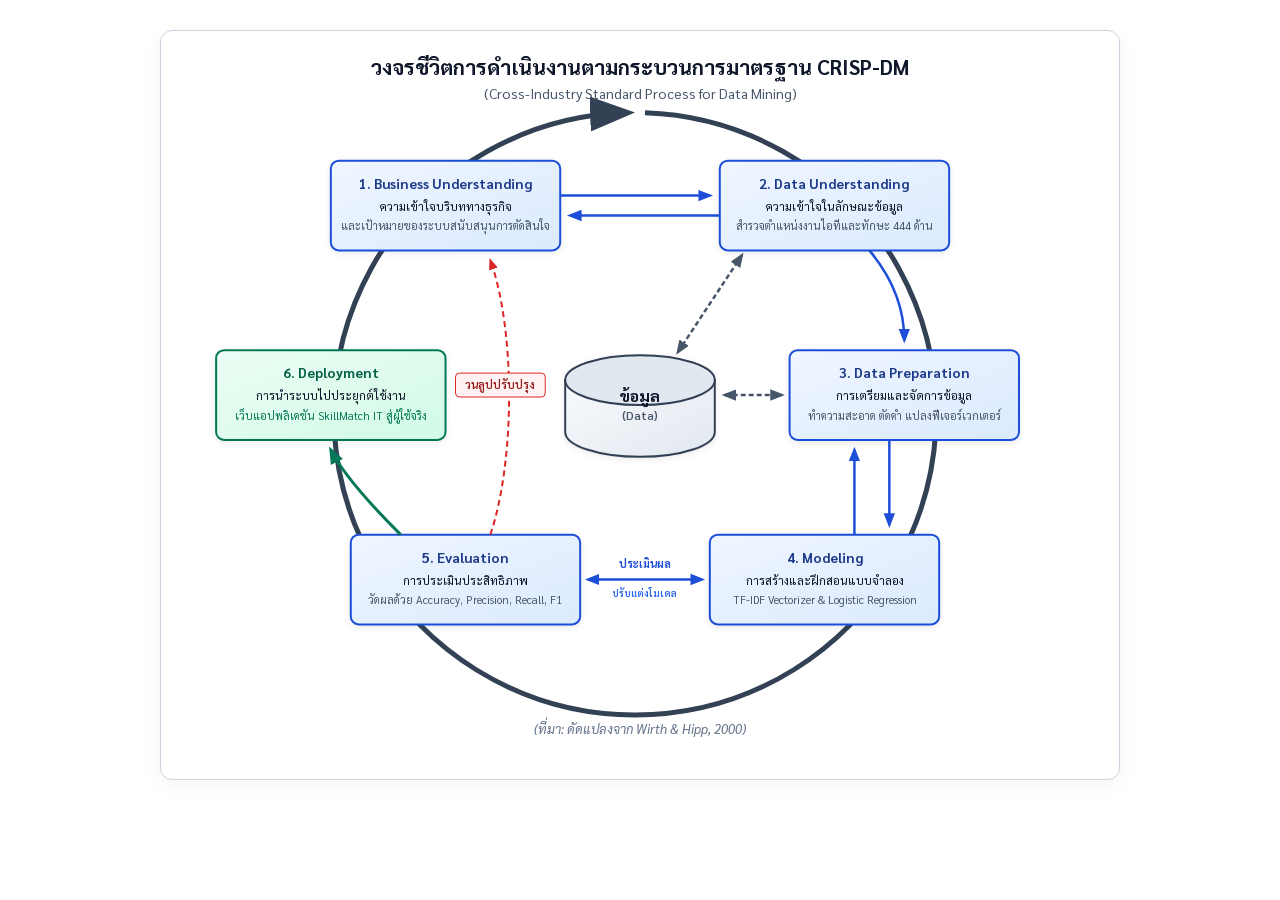
<file: modelJD_V5/HELPME/images/figure_2_2_crisp_dm.html>
<!DOCTYPE html>
<html lang="th">
<head>
<meta charset="UTF-8">
<style>
  @import url('https://fonts.googleapis.com/css2?family=Sarabun:wght@400;500;600;700&display=swap');
  * { box-sizing: border-box; margin: 0; padding: 0; font-family: 'Sarabun', 'Leelawadee UI', Tahoma, sans-serif; }
  body {
    background: #FFFFFF;
    display: flex;
    justify-content: center;
    align-items: center;
    padding: 30px;
  }
  .canvas {
    width: 960px;
    height: 750px;
    background: #FFFFFF;
    position: relative;
    border: 1px solid #CBD5E1;
    border-radius: 12px;
    box-shadow: 0 4px 20px rgba(0,0,0,0.05);
  }
  .title {
    text-align: center;
    font-size: 21px;
    font-weight: 700;
    color: #0F172A;
    margin-top: 22px;
  }
  .subtitle {
    text-align: center;
    font-size: 14px;
    color: #475569;
    margin-top: 4px;
  }
  svg {
    position: absolute;
    top: 0;
    left: 0;
    width: 100%;
    height: 100%;
  }
</style>
</head>
<body>
<div class="canvas">
  <div class="title">วงจรชีวิตการดำเนินงานตามกระบวนการมาตรฐาน CRISP-DM</div>
  <div class="subtitle">(Cross-Industry Standard Process for Data Mining)</div>
  
  <svg viewBox="0 0 960 750">
    <defs>
      <!-- Arrow markers with auto-start-reverse for bidirectional arrows -->
      <marker id="arrow-blue" viewBox="0 0 10 10" refX="7" refY="5" markerWidth="6.5" markerHeight="6.5" orient="auto-start-reverse">
        <path d="M 0 1.5 L 9 5 L 0 8.5 z" fill="#1D4ED8"/>
      </marker>
      <marker id="arrow-green" viewBox="0 0 10 10" refX="7" refY="5" markerWidth="6.5" markerHeight="6.5" orient="auto-start-reverse">
        <path d="M 0 1.5 L 9 5 L 0 8.5 z" fill="#047857"/>
      </marker>
      <marker id="arrow-red" viewBox="0 0 10 10" refX="7" refY="5" markerWidth="6.5" markerHeight="6.5" orient="auto-start-reverse">
        <path d="M 0 1.5 L 9 5 L 0 8.5 z" fill="#DC2626"/>
      </marker>
      <marker id="arrow-slate" viewBox="0 0 10 10" refX="7" refY="5" markerWidth="6.5" markerHeight="6.5" orient="auto-start-reverse">
        <path d="M 0 1.5 L 9 5 L 0 8.5 z" fill="#475569"/>
      </marker>
      <marker id="arrow-outer-bold" viewBox="0 0 10 10" refX="7" refY="5" markerWidth="10" markerHeight="10" orient="auto-start-reverse">
        <path d="M 0 1.5 L 9 5 L 0 8.5 z" fill="#334155"/>
      </marker>
      
      <!-- Gradients -->
      <linearGradient id="blueBox" x1="0%" y1="0%" x2="100%" y2="100%">
        <stop offset="0%" stop-color="#EFF6FF"/>
        <stop offset="100%" stop-color="#DBEAFE"/>
      </linearGradient>
      <linearGradient id="greenBox" x1="0%" y1="0%" x2="100%" y2="100%">
        <stop offset="0%" stop-color="#ECFDF5"/>
        <stop offset="100%" stop-color="#D1FAE5"/>
      </linearGradient>
      <linearGradient id="dataGrad" x1="0%" y1="0%" x2="100%" y2="100%">
        <stop offset="0%" stop-color="#F8FAFC"/>
        <stop offset="100%" stop-color="#E2E8F0"/>
      </linearGradient>
      <filter id="shadow" x="-5%" y="-5%" width="110%" height="115%" filterUnits="userSpaceOnUse">
        <feDropShadow dx="0" dy="2" stdDeviation="3" flood-opacity="0.08"/>
      </filter>
    </defs>

    <!-- Outer Cycle Circle: Bold Solid Circular Arrow enclosing all 6 boxes (Strict Wirth & Hipp, 2000) -->
    <path d="M 485,82 A 302,302 0 1,1 465,82" fill="none" stroke="#334155" stroke-width="5" marker-end="url(#arrow-outer-bold)"/>

    <!-- Central Data Cylinder (Single Clean Lid, No Overlapping Ellipses) -->
    <g transform="translate(405, 320)" filter="url(#shadow)">
      <!-- Cylinder Body & Bottom Curve -->
      <path d="M 0,30 v 52 a 75,25 0 0,0 150,0 v -52 z" fill="url(#dataGrad)" stroke="#334155" stroke-width="2"/>
      <!-- Single Top Lid -->
      <ellipse cx="75" cy="30" rx="75" ry="25" fill="#E2E8F0" stroke="#334155" stroke-width="2"/>
      <!-- Text centered cleanly in cylinder body -->
      <text x="75" y="52" text-anchor="middle" font-size="16" font-weight="700" fill="#0F172A">ข้อมูล</text>
      <text x="75" y="70" text-anchor="middle" font-size="12" font-weight="600" fill="#475569">(Data)</text>
    </g>

    <!-- Phase 1: Business Understanding (Top Left) -->
    <g transform="translate(170, 130)" filter="url(#shadow)">
      <rect width="230" height="90" rx="8" fill="url(#blueBox)" stroke="#1D4ED8" stroke-width="2"/>
      <text x="115" y="28" text-anchor="middle" font-size="14" font-weight="700" fill="#1E3A8A">1. Business Understanding</text>
      <text x="115" y="50" text-anchor="middle" font-size="12" fill="#0F172A">ความเข้าใจบริบททางธุรกิจ</text>
      <text x="115" y="70" text-anchor="middle" font-size="11" fill="#475569">และเป้าหมายของระบบสนับสนุนการตัดสินใจ</text>
    </g>

    <!-- Phase 2: Data Understanding (Top Right) -->
    <g transform="translate(560, 130)" filter="url(#shadow)">
      <rect width="230" height="90" rx="8" fill="url(#blueBox)" stroke="#1D4ED8" stroke-width="2"/>
      <text x="115" y="28" text-anchor="middle" font-size="14" font-weight="700" fill="#1E3A8A">2. Data Understanding</text>
      <text x="115" y="50" text-anchor="middle" font-size="12" fill="#0F172A">ความเข้าใจในลักษณะข้อมูล</text>
      <text x="115" y="70" text-anchor="middle" font-size="11" fill="#475569">สำรวจตำแหน่งงานไอทีและทักษะ 444 ด้าน</text>
    </g>

    <!-- Phase 3: Data Preparation (Middle Right) -->
    <g transform="translate(630, 320)" filter="url(#shadow)">
      <rect width="230" height="90" rx="8" fill="url(#blueBox)" stroke="#1D4ED8" stroke-width="2"/>
      <text x="115" y="28" text-anchor="middle" font-size="14" font-weight="700" fill="#1E3A8A">3. Data Preparation</text>
      <text x="115" y="50" text-anchor="middle" font-size="12" fill="#0F172A">การเตรียมและจัดการข้อมูล</text>
      <text x="115" y="70" text-anchor="middle" font-size="11" fill="#475569">ทำความสะอาด ตัดคำ แปลงฟีเจอร์เวกเตอร์</text>
    </g>

    <!-- Phase 4: Modeling (Bottom Right) -->
    <g transform="translate(550, 505)" filter="url(#shadow)">
      <rect width="230" height="90" rx="8" fill="url(#blueBox)" stroke="#1D4ED8" stroke-width="2"/>
      <text x="115" y="28" text-anchor="middle" font-size="14" font-weight="700" fill="#1E3A8A">4. Modeling</text>
      <text x="115" y="50" text-anchor="middle" font-size="12" fill="#0F172A">การสร้างและฝึกสอนแบบจำลอง</text>
      <text x="115" y="70" text-anchor="middle" font-size="11" fill="#475569">TF-IDF Vectorizer &amp; Logistic Regression</text>
    </g>

    <!-- Phase 5: Evaluation (Bottom Left) -->
    <g transform="translate(190, 505)" filter="url(#shadow)">
      <rect width="230" height="90" rx="8" fill="url(#blueBox)" stroke="#1D4ED8" stroke-width="2"/>
      <text x="115" y="28" text-anchor="middle" font-size="14" font-weight="700" fill="#1E3A8A">5. Evaluation</text>
      <text x="115" y="50" text-anchor="middle" font-size="12" fill="#0F172A">การประเมินประสิทธิภาพ</text>
      <text x="115" y="70" text-anchor="middle" font-size="11" fill="#475569">วัดผลด้วย Accuracy, Precision, Recall, F1</text>
    </g>

    <!-- Phase 6: Deployment (Far Left Middle) -->
    <g transform="translate(55, 320)" filter="url(#shadow)">
      <rect width="230" height="90" rx="8" fill="url(#greenBox)" stroke="#047857" stroke-width="2"/>
      <text x="115" y="28" text-anchor="middle" font-size="14" font-weight="700" fill="#065F46">6. Deployment</text>
      <text x="115" y="50" text-anchor="middle" font-size="12" fill="#0F172A">การนำระบบไปประยุกต์ใช้งาน</text>
      <text x="115" y="70" text-anchor="middle" font-size="11" fill="#047857">เว็บแอปพลิเคชัน SkillMatch IT สู่ผู้ใช้จริง</text>
    </g>

    <!-- FLOW ARROWS -->
    <!-- 1 <-> 2 (Bi-directional top) -->
    <path d="M 400,165 L 550,165" fill="none" stroke="#1D4ED8" stroke-width="2.5" marker-end="url(#arrow-blue)"/>
    <path d="M 560,185 L 410,185" fill="none" stroke="#1D4ED8" stroke-width="2.5" marker-end="url(#arrow-blue)"/>

    <!-- 2 -> 3 -->
    <path d="M 710,220 C 735,250 745,280 745,310" fill="none" stroke="#1D4ED8" stroke-width="2.5" marker-end="url(#arrow-blue)"/>

    <!-- 3 <-> 4 (Bi-directional right) -->
    <path d="M 730,410 L 730,495" fill="none" stroke="#1D4ED8" stroke-width="2.5" marker-end="url(#arrow-blue)"/>
    <path d="M 695,505 L 695,420" fill="none" stroke="#1D4ED8" stroke-width="2.5" marker-end="url(#arrow-blue)"/>

    <!-- 4 <-> 5 (Clean Bidirectional Arrow on single axis with auto-start-reverse markers) -->
    <line x1="428" y1="550" x2="542" y2="550" stroke="#1D4ED8" stroke-width="2.5" marker-start="url(#arrow-blue)" marker-end="url(#arrow-blue)"/>
    <text x="485" y="538" text-anchor="middle" font-size="11" font-weight="700" fill="#1D4ED8">ประเมินผล</text>
    <text x="485" y="568" text-anchor="middle" font-size="10" font-weight="600" fill="#2563EB">ปรับแต่งโมเดล</text>

    <!-- 5 -> 6 (Deploy) -->
    <path d="M 240,505 C 200,465 180,440 170,420" fill="none" stroke="#047857" stroke-width="3" marker-end="url(#arrow-green)"/>

    <!-- 5 -> 1 (Feedback Loop to Business Understanding - Inner Curve) -->
    <path d="M 330,505 C 355,430 355,300 330,230" fill="none" stroke="#DC2626" stroke-width="2" stroke-dasharray="6 4" marker-end="url(#arrow-red)"/>
    <g transform="translate(310, 355)">
      <rect x="-15" y="-12" width="90" height="24" rx="4" fill="#FEF2F2" stroke="#DC2626"/>
      <text x="30" y="4" text-anchor="middle" font-size="11" font-weight="600" fill="#991B1B">วนลูปปรับปรุง</text>
    </g>

    <!-- Central Data Connections (STRICT BIDIRECTIONAL: ONLY Phase 2 and Phase 3 connect to Data) -->
    <!-- Connection with Phase 2 (Data Understanding): Single Bidirectional Line with 2 arrowheads -->
    <line x1="518" y1="322" x2="582" y2="225" stroke="#475569" stroke-width="2.5" stroke-dasharray="5 3" marker-start="url(#arrow-slate)" marker-end="url(#arrow-slate)"/>

    <!-- Connection with Phase 3 (Data Preparation): Single Bidirectional Line with 2 arrowheads -->
    <line x1="565" y1="365" x2="622" y2="365" stroke="#475569" stroke-width="2.5" stroke-dasharray="5 3" marker-start="url(#arrow-slate)" marker-end="url(#arrow-slate)"/>

    <!-- Academic Source Label -->
    <text x="480" y="705" text-anchor="middle" font-size="13" font-style="italic" fill="#64748B">
      (ที่มา: ดัดแปลงจาก Wirth &amp; Hipp, 2000)
    </text>
  </svg>
</div>
</body>
</html>
</file>
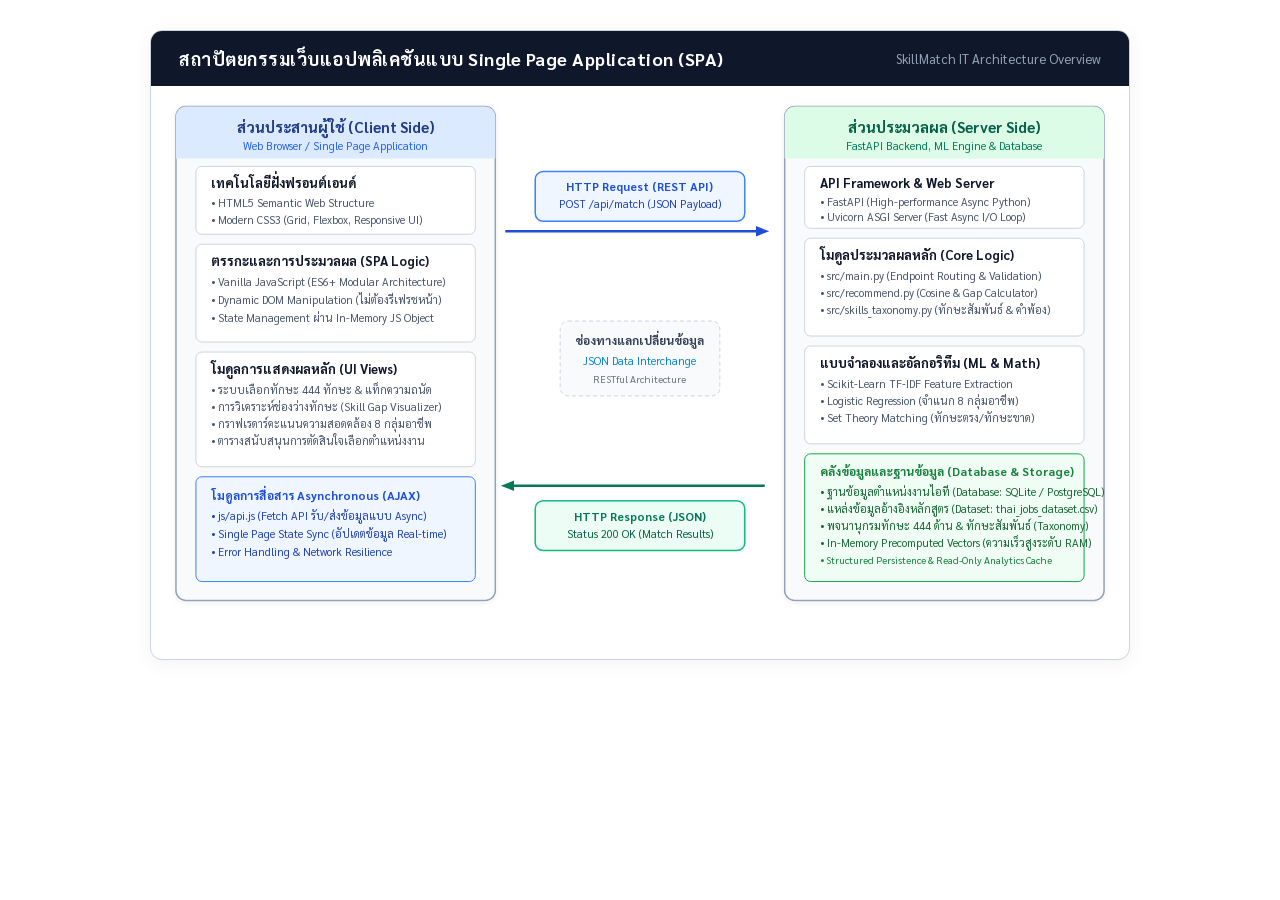
<file: modelJD_V5/HELPME/images/figure_2_3_spa_architecture.html>
<!DOCTYPE html>
<html lang="th">
<head>
<meta charset="UTF-8">
<style>
  @import url('https://fonts.googleapis.com/css2?family=Sarabun:wght@400;500;600;700&display=swap');
  * { box-sizing: border-box; margin: 0; padding: 0; font-family: 'Sarabun', 'Leelawadee UI', Tahoma, sans-serif; }
  body {
    background: #FFFFFF;
    display: flex;
    justify-content: center;
    align-items: center;
    padding: 30px;
  }
  .canvas {
    width: 980px;
    height: 630px;
    background: #FFFFFF;
    position: relative;
    border: 1px solid #CBD5E1;
    border-radius: 12px;
    box-shadow: 0 4px 20px rgba(0,0,0,0.05);
    overflow: hidden;
  }
  .header {
    background: #0F172A;
    color: #FFFFFF;
    padding: 16px 28px;
    display: flex;
    justify-content: space-between;
    align-items: center;
  }
  .header h1 {
    font-size: 18px;
    font-weight: 700;
    letter-spacing: 0.5px;
  }
  .header span {
    font-size: 13px;
    color: #94A3B8;
  }
  svg {
    width: 100%;
    height: 555px;
  }
</style>
</head>
<body>
<div class="canvas">
  <div class="header">
    <h1>สถาปัตยกรรมเว็บแอปพลิเคชันแบบ Single Page Application (SPA)</h1>
    <span>SkillMatch IT Architecture Overview</span>
  </div>

  <svg viewBox="0 0 980 555">
    <defs>
      <!-- Marker definitions -->
      <marker id="arrow-req" viewBox="0 0 10 10" refX="6" refY="5" markerWidth="6" markerHeight="6" orient="auto-start-reverse">
        <path d="M 0 1.5 L 9 5 L 0 8.5 z" fill="#1D4ED8"/>
      </marker>
      <marker id="arrow-res" viewBox="0 0 10 10" refX="6" refY="5" markerWidth="6" markerHeight="6" orient="auto-start-reverse">
        <path d="M 0 1.5 L 9 5 L 0 8.5 z" fill="#047857"/>
      </marker>
      
      <filter id="card-shadow" x="-5%" y="-5%" width="110%" height="110%" filterUnits="userSpaceOnUse">
        <feDropShadow dx="0" dy="2" stdDeviation="3" flood-opacity="0.06"/>
      </filter>
    </defs>

    <!-- TIER 1: CLIENT (FRONTEND SPA) -->
    <g transform="translate(25, 20)" filter="url(#card-shadow)">
      <!-- Outer Card -->
      <rect width="320" height="495" rx="10" fill="#F8FAFC" stroke="#94A3B8" stroke-width="1.5"/>
      
      <!-- Card Header -->
      <path d="M 0,10 a 10,10 0 0 1 10,-10 h 300 a 10,10 0 0 1 10,10 v 42 h -320 z" fill="#DBEAFE"/>
      <text x="160" y="27" text-anchor="middle" font-size="15" font-weight="700" fill="#1E3A8A">ส่วนประสานผู้ใช้ (Client Side)</text>
      <text x="160" y="44" text-anchor="middle" font-size="11" fill="#2563EB">Web Browser / Single Page Application</text>

      <!-- Inner Component 1: Technologies -->
      <rect x="20" y="60" width="280" height="68" rx="6" fill="#FFFFFF" stroke="#CBD5E1"/>
      <text x="35" y="82" font-size="13" font-weight="700" fill="#0F172A">เทคโนโลยีฝั่งฟรอนต์เอนด์</text>
      <text x="35" y="101" font-size="11" fill="#475569">• HTML5 Semantic Web Structure</text>
      <text x="35" y="118" font-size="11" fill="#475569">• Modern CSS3 (Grid, Flexbox, Responsive UI)</text>

      <!-- Inner Component 2: JS Logic & DOM -->
      <rect x="20" y="138" width="280" height="98" rx="6" fill="#FFFFFF" stroke="#CBD5E1"/>
      <text x="35" y="160" font-size="13" font-weight="700" fill="#0F172A">ตรรกะและการประมวลผล (SPA Logic)</text>
      <text x="35" y="180" font-size="11" fill="#475569">• Vanilla JavaScript (ES6+ Modular Architecture)</text>
      <text x="35" y="198" font-size="11" fill="#475569">• Dynamic DOM Manipulation (ไม่ต้องรีเฟรชหน้า)</text>
      <text x="35" y="216" font-size="11" fill="#475569">• State Management ผ่าน In-Memory JS Object</text>

      <!-- Inner Component 3: Views / Features -->
      <rect x="20" y="246" width="280" height="115" rx="6" fill="#FFFFFF" stroke="#CBD5E1"/>
      <text x="35" y="268" font-size="13" font-weight="700" fill="#0F172A">โมดูลการแสดงผลหลัก (UI Views)</text>
      <text x="35" y="288" font-size="11" fill="#475569">• ระบบเลือกทักษะ 444 ทักษะ &amp; แท็กความถนัด</text>
      <text x="35" y="305" font-size="11" fill="#475569">• การวิเคราะห์ช่องว่างทักษะ (Skill Gap Visualizer)</text>
      <text x="35" y="322" font-size="11" fill="#475569">• กราฟเรดาร์คะแนนความสอดคล้อง 8 กลุ่มอาชีพ</text>
      <text x="35" y="339" font-size="11" fill="#475569">• ตารางสนับสนุนการตัดสินใจเลือกตำแหน่งงาน</text>

      <!-- Inner Component 4: Async Engine -->
      <rect x="20" y="371" width="280" height="105" rx="6" fill="#EFF6FF" stroke="#3B82F6"/>
      <text x="35" y="394" font-size="12" font-weight="700" fill="#1D4ED8">โมดูลการสื่อสาร Asynchronous (AJAX)</text>
      <text x="35" y="414" font-size="11" fill="#1E40AF">• js/api.js (Fetch API รับ/ส่งข้อมูลแบบ Async)</text>
      <text x="35" y="432" font-size="11" fill="#1E40AF">• Single Page State Sync (อัปเดตข้อมูล Real-time)</text>
      <text x="35" y="450" font-size="11" fill="#1E40AF">• Error Handling &amp; Network Resilience</text>
    </g>

    <!-- MIDDLE: COMMUNICATION BUS -->
    <g transform="translate(365, 50)">
      
      <!-- Top Arrow & Label: Request -->
      <line x1="-10" y1="95" x2="250" y2="95" stroke="#1D4ED8" stroke-width="2.5" marker-end="url(#arrow-req)"/>
      <rect x="20" y="35" width="210" height="50" rx="8" fill="#EFF6FF" stroke="#3B82F6" stroke-width="1.5"/>
      <text x="125" y="55" text-anchor="middle" font-size="12" font-weight="700" fill="#1D4ED8">HTTP Request (REST API)</text>
      <text x="125" y="72" text-anchor="middle" font-size="11" fill="#1E40AF">POST /api/match (JSON Payload)</text>

      <!-- Center Exchange Format Icon/Badge -->
      <g transform="translate(45, 185)">
        <rect x="0" y="0" width="160" height="75" rx="8" fill="#F8FAFC" stroke="#CBD5E1" stroke-dasharray="4 3"/>
        <text x="80" y="24" text-anchor="middle" font-size="12" font-weight="700" fill="#334155">ช่องทางแลกเปลี่ยนข้อมูล</text>
        <text x="80" y="44" text-anchor="middle" font-size="11" fill="#0284C7">JSON Data Interchange</text>
        <text x="80" y="62" text-anchor="middle" font-size="10" fill="#64748B">RESTful Architecture</text>
      </g>

      <!-- Bottom Arrow & Label: Response -->
      <line x1="250" y1="350" x2="-10" y2="350" stroke="#047857" stroke-width="2.5" marker-end="url(#arrow-res)"/>
      <rect x="20" y="365" width="210" height="50" rx="8" fill="#ECFDF5" stroke="#10B981" stroke-width="1.5"/>
      <text x="125" y="385" text-anchor="middle" font-size="12" font-weight="700" fill="#047857">HTTP Response (JSON)</text>
      <text x="125" y="402" text-anchor="middle" font-size="11" fill="#065F46">Status 200 OK (Match Results)</text>

    </g>

    <!-- TIER 3: SERVER (BACKEND, MODEL & DATABASE) -->
    <g transform="translate(635, 20)" filter="url(#card-shadow)">
      <!-- Outer Card -->
      <rect width="320" height="495" rx="10" fill="#F8FAFC" stroke="#94A3B8" stroke-width="1.5"/>
      
      <!-- Card Header -->
      <path d="M 0,10 a 10,10 0 0 1 10,-10 h 300 a 10,10 0 0 1 10,10 v 42 h -320 z" fill="#DCFCE7"/>
      <text x="160" y="27" text-anchor="middle" font-size="15" font-weight="700" fill="#065F46">ส่วนประมวลผล (Server Side)</text>
      <text x="160" y="44" text-anchor="middle" font-size="11" fill="#047857">FastAPI Backend, ML Engine &amp; Database</text>

      <!-- Inner Component 1: API Framework -->
      <rect x="20" y="60" width="280" height="62" rx="6" fill="#FFFFFF" stroke="#CBD5E1"/>
      <text x="35" y="82" font-size="13" font-weight="700" fill="#0F172A">API Framework &amp; Web Server</text>
      <text x="35" y="100" font-size="11" fill="#475569">• FastAPI (High-performance Async Python)</text>
      <text x="35" y="115" font-size="11" fill="#475569">• Uvicorn ASGI Server (Fast Async I/O Loop)</text>

      <!-- Inner Component 2: Logic Modules -->
      <rect x="20" y="132" width="280" height="98" rx="6" fill="#FFFFFF" stroke="#CBD5E1"/>
      <text x="35" y="154" font-size="13" font-weight="700" fill="#0F172A">โมดูลประมวลผลหลัก (Core Logic)</text>
      <text x="35" y="174" font-size="11" fill="#475569">• src/main.py (Endpoint Routing &amp; Validation)</text>
      <text x="35" y="191" font-size="11" fill="#475569">• src/recommend.py (Cosine &amp; Gap Calculator)</text>
      <text x="35" y="208" font-size="11" fill="#475569">• src/skills_taxonomy.py (ทักษะสัมพันธ์ &amp; คำพ้อง)</text>

      <!-- Inner Component 3: ML Models -->
      <rect x="20" y="240" width="280" height="98" rx="6" fill="#FFFFFF" stroke="#CBD5E1"/>
      <text x="35" y="262" font-size="13" font-weight="700" fill="#0F172A">แบบจำลองและอัลกอริทึม (ML &amp; Math)</text>
      <text x="35" y="282" font-size="11" fill="#475569">• Scikit-Learn TF-IDF Feature Extraction</text>
      <text x="35" y="299" font-size="11" fill="#475569">• Logistic Regression (จำแนก 8 กลุ่มอาชีพ)</text>
      <text x="35" y="316" font-size="11" fill="#475569">• Set Theory Matching (ทักษะตรง/ทักษะขาด)</text>

      <!-- Inner Component 4: Database & Memory Cache (UPDATED WITH DB ARCHITECTURE) -->
      <rect x="20" y="348" width="280" height="128" rx="6" fill="#F0FDF4" stroke="#16A34A"/>
      <text x="35" y="370" font-size="12" font-weight="700" fill="#15803D">คลังข้อมูลและฐานข้อมูล (Database &amp; Storage)</text>
      <text x="35" y="390" font-size="11" fill="#166534">• ฐานข้อมูลตำแหน่งงานไอที (Database: SQLite / PostgreSQL)</text>
      <text x="35" y="407" font-size="11" fill="#166534">• แหล่งข้อมูลอ้างอิงหลักสูตร (Dataset: thai_jobs_dataset.csv)</text>
      <text x="35" y="424" font-size="11" fill="#166534">• พจนานุกรมทักษะ 444 ด้าน &amp; ทักษะสัมพันธ์ (Taxonomy)</text>
      <text x="35" y="441" font-size="11" fill="#166534">• In-Memory Precomputed Vectors (ความเร็วสูงระดับ RAM)</text>
      <text x="35" y="458" font-size="10" fill="#15803D">• Structured Persistence &amp; Read-Only Analytics Cache</text>
    </g>
  </svg>
</div>
</body>
</html>
</file>
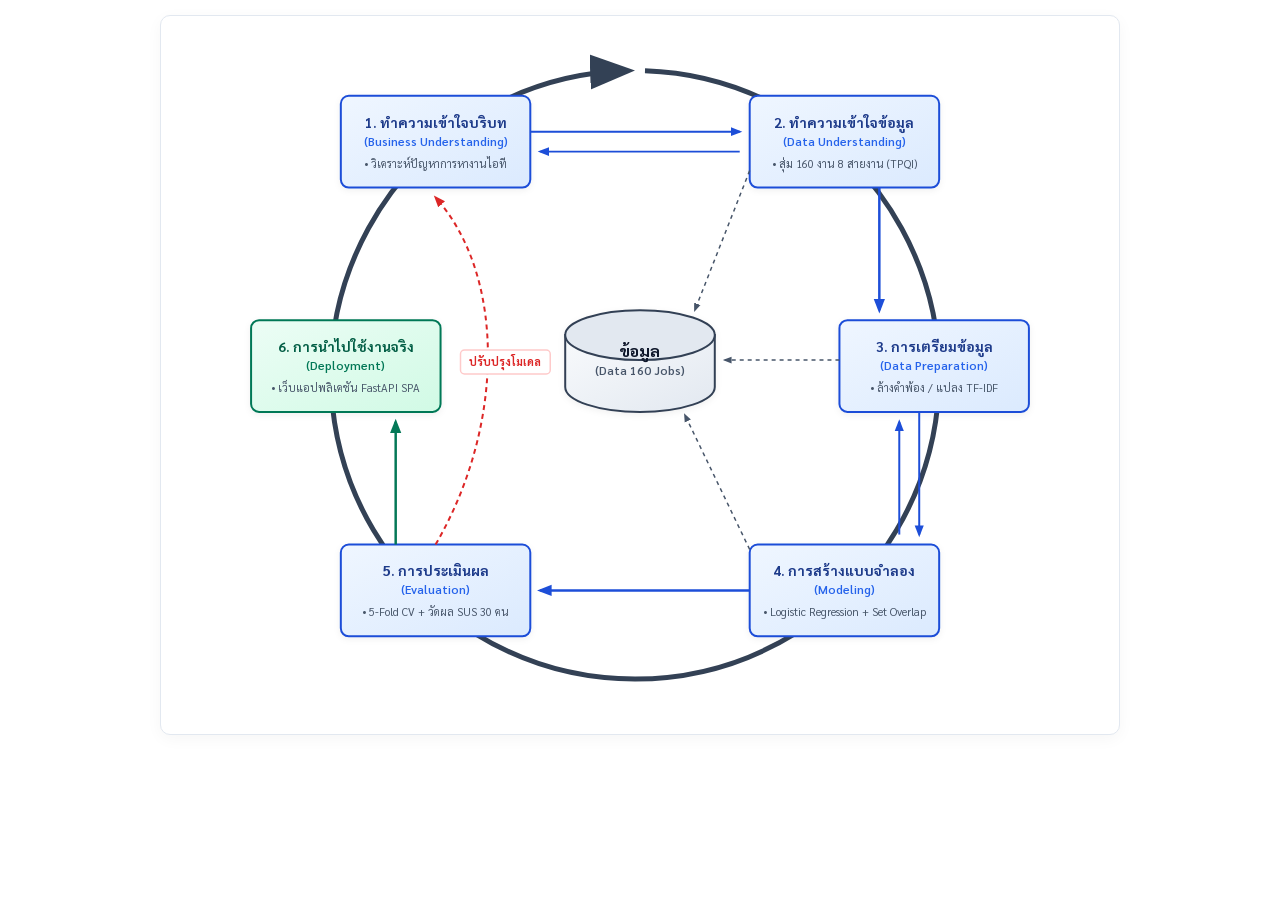
<file: modelJD_V5/HELPME/images/figure_3_1_crisp_dm.html>
<!DOCTYPE html>
<html lang="th">
<head>
<meta charset="UTF-8">
<style>
  @import url('https://fonts.googleapis.com/css2?family=Sarabun:wght@400;500;600;700&display=swap');
  * { box-sizing: border-box; margin: 0; padding: 0; font-family: 'Sarabun', 'Leelawadee UI', Tahoma, sans-serif; }
  body {
    background: #FFFFFF;
    display: flex;
    justify-content: center;
    align-items: center;
    padding: 15px;
  }
  .canvas {
    width: 960px;
    height: 720px;
    background: #FFFFFF;
    position: relative;
    border: 1px solid #E2E8F0;
    border-radius: 10px;
    box-shadow: 0 4px 16px rgba(0,0,0,0.04);
  }
  svg {
    position: absolute;
    top: 0;
    left: 0;
    width: 100%;
    height: 100%;
  }
</style>
</head>
<body>
<div class="canvas">
  <svg viewBox="0 0 960 720">
    <defs>
      <marker id="arrow-blue" viewBox="0 0 10 10" refX="7" refY="5" markerWidth="6.5" markerHeight="6.5" orient="auto-start-reverse">
        <path d="M 0 1.5 L 9 5 L 0 8.5 z" fill="#1D4ED8"/>
      </marker>
      <marker id="arrow-green" viewBox="0 0 10 10" refX="7" refY="5" markerWidth="6.5" markerHeight="6.5" orient="auto-start-reverse">
        <path d="M 0 1.5 L 9 5 L 0 8.5 z" fill="#047857"/>
      </marker>
      <marker id="arrow-red" viewBox="0 0 10 10" refX="7" refY="5" markerWidth="6.5" markerHeight="6.5" orient="auto-start-reverse">
        <path d="M 0 1.5 L 9 5 L 0 8.5 z" fill="#DC2626"/>
      </marker>
      <marker id="arrow-slate" viewBox="0 0 10 10" refX="7" refY="5" markerWidth="6.5" markerHeight="6.5" orient="auto-start-reverse">
        <path d="M 0 1.5 L 9 5 L 0 8.5 z" fill="#475569"/>
      </marker>
      <marker id="arrow-outer-bold" viewBox="0 0 10 10" refX="7" refY="5" markerWidth="10" markerHeight="10" orient="auto-start-reverse">
        <path d="M 0 1.5 L 9 5 L 0 8.5 z" fill="#334155"/>
      </marker>
      
      <linearGradient id="blueBox" x1="0%" y1="0%" x2="100%" y2="100%">
        <stop offset="0%" stop-color="#EFF6FF"/>
        <stop offset="100%" stop-color="#DBEAFE"/>
      </linearGradient>
      <linearGradient id="greenBox" x1="0%" y1="0%" x2="100%" y2="100%">
        <stop offset="0%" stop-color="#ECFDF5"/>
        <stop offset="100%" stop-color="#D1FAE5"/>
      </linearGradient>
      <linearGradient id="dataGrad" x1="0%" y1="0%" x2="100%" y2="100%">
        <stop offset="0%" stop-color="#F8FAFC"/>
        <stop offset="100%" stop-color="#E2E8F0"/>
      </linearGradient>
      <filter id="shadow" x="-5%" y="-5%" width="110%" height="115%" filterUnits="userSpaceOnUse">
        <feDropShadow dx="0" dy="2" stdDeviation="3" flood-opacity="0.06"/>
      </filter>
    </defs>

    <!-- Outer Cycle Circle -->
    <path d="M 485,55 A 305,305 0 1,1 465,55" fill="none" stroke="#334155" stroke-width="5" marker-end="url(#arrow-outer-bold)"/>

    <!-- Central Data Cylinder -->
    <g transform="translate(405, 290)" filter="url(#shadow)">
      <path d="M 0,30 v 52 a 75,25 0 0,0 150,0 v -52 z" fill="url(#dataGrad)" stroke="#334155" stroke-width="2"/>
      <ellipse cx="75" cy="30" rx="75" ry="25" fill="#E2E8F0" stroke="#334155" stroke-width="2"/>
      <text x="75" y="52" text-anchor="middle" font-size="16" font-weight="700" fill="#0F172A">ข้อมูล</text>
      <text x="75" y="70" text-anchor="middle" font-size="12" font-weight="600" fill="#475569">(Data 160 Jobs)</text>
    </g>

    <!-- BOX 1: Business Understanding -->
    <g transform="translate(180, 80)" filter="url(#shadow)">
      <rect width="190" height="92" rx="8" fill="url(#blueBox)" stroke="#1D4ED8" stroke-width="2"/>
      <text x="95" y="32" text-anchor="middle" font-size="14" font-weight="700" fill="#1E3A8A">1. ทำความเข้าใจบริบท</text>
      <text x="95" y="50" text-anchor="middle" font-size="12" font-weight="600" fill="#2563EB">(Business Understanding)</text>
      <text x="95" y="72" text-anchor="middle" font-size="11" fill="#475569">• วิเคราะห์ปัญหาการหางานไอที</text>
    </g>

    <!-- BOX 2: Data Understanding -->
    <g transform="translate(590, 80)" filter="url(#shadow)">
      <rect width="190" height="92" rx="8" fill="url(#blueBox)" stroke="#1D4ED8" stroke-width="2"/>
      <text x="95" y="32" text-anchor="middle" font-size="14" font-weight="700" fill="#1E3A8A">2. ทำความเข้าใจข้อมูล</text>
      <text x="95" y="50" text-anchor="middle" font-size="12" font-weight="600" fill="#2563EB">(Data Understanding)</text>
      <text x="95" y="72" text-anchor="middle" font-size="11" fill="#475569">• สุ่ม 160 งาน 8 สายงาน (TPQI)</text>
    </g>

    <!-- BOX 3: Data Preparation -->
    <g transform="translate(680, 305)" filter="url(#shadow)">
      <rect width="190" height="92" rx="8" fill="url(#blueBox)" stroke="#1D4ED8" stroke-width="2"/>
      <text x="95" y="32" text-anchor="middle" font-size="14" font-weight="700" fill="#1E3A8A">3. การเตรียมข้อมูล</text>
      <text x="95" y="50" text-anchor="middle" font-size="12" font-weight="600" fill="#2563EB">(Data Preparation)</text>
      <text x="95" y="72" text-anchor="middle" font-size="11" fill="#475569">• ล้างคำพ้อง / แปลง TF-IDF</text>
    </g>

    <!-- BOX 4: Modeling -->
    <g transform="translate(590, 530)" filter="url(#shadow)">
      <rect width="190" height="92" rx="8" fill="url(#blueBox)" stroke="#1D4ED8" stroke-width="2"/>
      <text x="95" y="32" text-anchor="middle" font-size="14" font-weight="700" fill="#1E3A8A">4. การสร้างแบบจำลอง</text>
      <text x="95" y="50" text-anchor="middle" font-size="12" font-weight="600" fill="#2563EB">(Modeling)</text>
      <text x="95" y="72" text-anchor="middle" font-size="11" fill="#475569">• Logistic Regression + Set Overlap</text>
    </g>

    <!-- BOX 5: Evaluation -->
    <g transform="translate(180, 530)" filter="url(#shadow)">
      <rect width="190" height="92" rx="8" fill="url(#blueBox)" stroke="#1D4ED8" stroke-width="2"/>
      <text x="95" y="32" text-anchor="middle" font-size="14" font-weight="700" fill="#1E3A8A">5. การประเมินผล</text>
      <text x="95" y="50" text-anchor="middle" font-size="12" font-weight="600" fill="#2563EB">(Evaluation)</text>
      <text x="95" y="72" text-anchor="middle" font-size="11" fill="#475569">• 5-Fold CV + วัดผล SUS 30 คน</text>
    </g>

    <!-- BOX 6: Deployment -->
    <g transform="translate(90, 305)" filter="url(#shadow)">
      <rect width="190" height="92" rx="8" fill="url(#greenBox)" stroke="#047857" stroke-width="2"/>
      <text x="95" y="32" text-anchor="middle" font-size="14" font-weight="700" fill="#065F46">6. การนำไปใช้งานจริง</text>
      <text x="95" y="50" text-anchor="middle" font-size="12" font-weight="600" fill="#047857">(Deployment)</text>
      <text x="95" y="72" text-anchor="middle" font-size="11" fill="#475569">• เว็บแอปพลิเคชัน FastAPI SPA</text>
    </g>

    <!-- Arrows between boxes -->
    <!-- 1 <-> 2 Bidirectional -->
    <path d="M 370,116 H 580" stroke="#1D4ED8" stroke-width="2" marker-end="url(#arrow-blue)"/>
    <path d="M 580,136 H 380" stroke="#1D4ED8" stroke-width="2" marker-end="url(#arrow-blue)"/>

    <!-- 2 -> 3 -->
    <path d="M 720,172 V 295" stroke="#1D4ED8" stroke-width="2.5" marker-end="url(#arrow-blue)"/>

    <!-- 3 <-> 4 Bidirectional -->
    <path d="M 760,397 V 520" stroke="#1D4ED8" stroke-width="2" marker-end="url(#arrow-blue)"/>
    <path d="M 740,520 V 407" stroke="#1D4ED8" stroke-width="2" marker-end="url(#arrow-blue)"/>

    <!-- 4 -> 5 -->
    <path d="M 590,576 H 380" stroke="#1D4ED8" stroke-width="2.5" marker-end="url(#arrow-blue)"/>

    <!-- 5 -> 1 Loopback to Business Understanding: ROUTED CLEANLY THROUGH OPEN SPACE WITH A SHIELDED BADGE -->
    <path d="M 275,530 C 345,410 345,260 275,182" fill="none" stroke="#DC2626" stroke-width="2" stroke-dasharray="5,4" marker-end="url(#arrow-red)"/>
    <g transform="translate(300, 335)">
      <rect width="90" height="24" rx="4" fill="#FFFFFF" stroke="#FECACA" stroke-width="1.5"/>
      <text x="45" y="16" font-size="11" font-weight="700" fill="#DC2626" text-anchor="middle">ปรับปรุงโมเดล</text>
    </g>

    <!-- 5 -> 6 -->
    <path d="M 235,530 V 407" stroke="#047857" stroke-width="2.5" marker-end="url(#arrow-green)"/>

    <!-- Data connections to central cylinder -->
    <path d="M 590,155 L 535,295" stroke="#475569" stroke-width="1.5" stroke-dasharray="4,4" marker-end="url(#arrow-slate)"/>
    <path d="M 680,345 L 565,345" stroke="#475569" stroke-width="1.5" stroke-dasharray="4,4" marker-end="url(#arrow-slate)"/>
    <path d="M 590,535 L 525,400" stroke="#475569" stroke-width="1.5" stroke-dasharray="4,4" marker-end="url(#arrow-slate)"/>

  </svg>
</div>
</body>
</html>
</file>
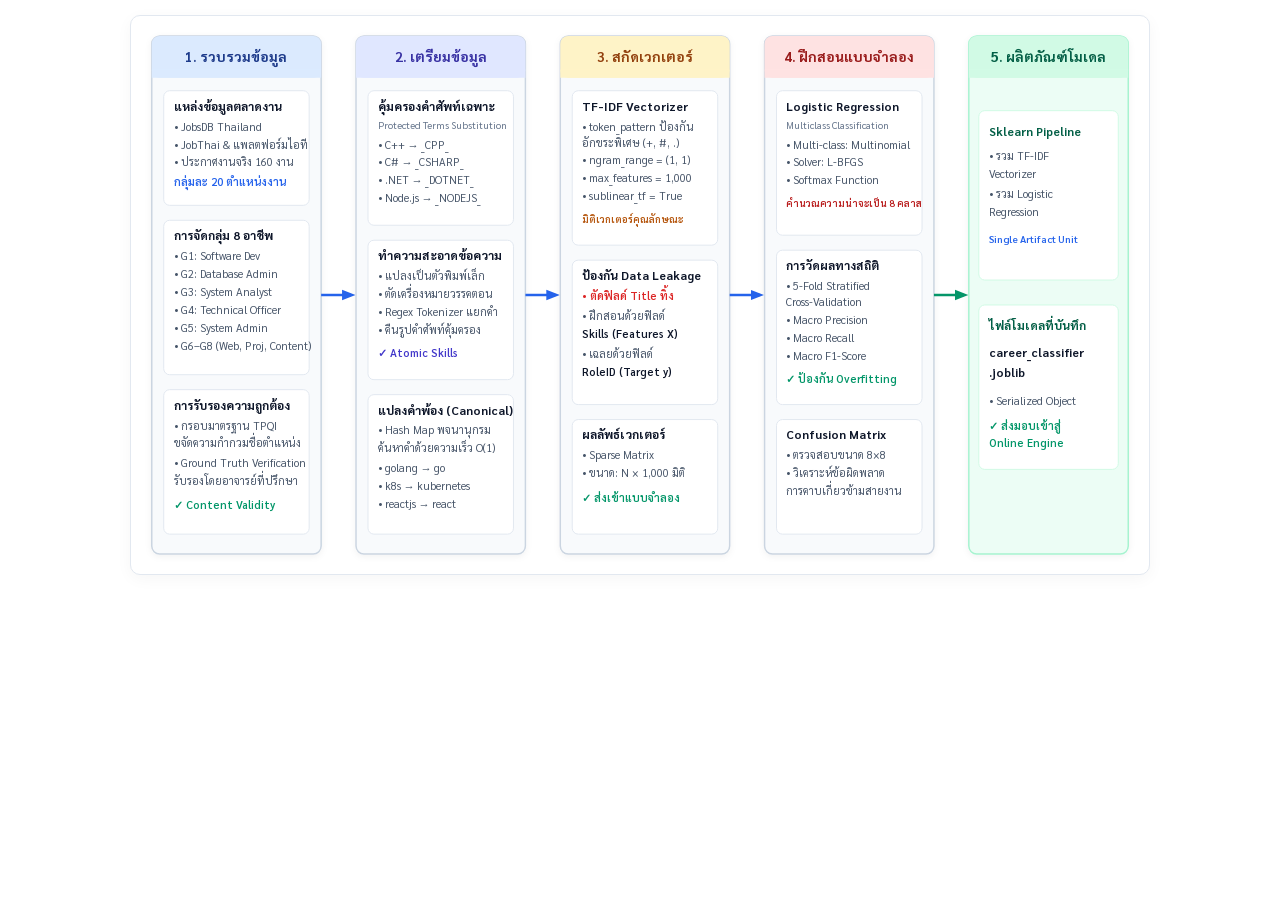
<file: modelJD_V5/HELPME/images/figure_3_2_offline_training.html>
<!DOCTYPE html>
<html lang="th">
<head>
<meta charset="UTF-8">
<style>
  @import url('https://fonts.googleapis.com/css2?family=Sarabun:wght@400;500;600;700&display=swap');
  * { box-sizing: border-box; margin: 0; padding: 0; font-family: 'Sarabun', 'Leelawadee UI', Tahoma, sans-serif; }
  body {
    background: #FFFFFF;
    display: flex;
    justify-content: center;
    align-items: center;
    padding: 15px;
  }
  .canvas {
    width: 1020px;
    height: 560px;
    background: #FFFFFF;
    position: relative;
    border: 1px solid #E2E8F0;
    border-radius: 10px;
    box-shadow: 0 4px 16px rgba(0,0,0,0.04);
    overflow: hidden;
  }
  svg {
    width: 100%;
    height: 100%;
  }
</style>
</head>
<body>
<div class="canvas">
  <svg viewBox="0 0 1020 560">
    <defs>
      <marker id="arrow" viewBox="0 0 10 10" refX="6" refY="5" markerWidth="6" markerHeight="6" orient="auto-start-reverse">
        <path d="M 0 1.5 L 9 5 L 0 8.5 z" fill="#2563EB"/>
      </marker>
      <marker id="arrow-green" viewBox="0 0 10 10" refX="6" refY="5" markerWidth="6" markerHeight="6" orient="auto-start-reverse">
        <path d="M 0 1.5 L 9 5 L 0 8.5 z" fill="#059669"/>
      </marker>
      <filter id="shadow" x="-5%" y="-5%" width="110%" height="110%">
        <feDropShadow dx="0" dy="2" stdDeviation="3" flood-opacity="0.05"/>
      </filter>
    </defs>

    <!-- STAGE 1: DATA COLLECTION -->
    <g transform="translate(20, 20)" filter="url(#shadow)">
      <rect width="170" height="520" rx="8" fill="#F8FAFC" stroke="#CBD5E1" stroke-width="1.5"/>
      <rect width="170" height="42" rx="8" fill="#DBEAFE"/>
      <path d="M 0,34 h 170 v 8 h -170 z" fill="#DBEAFE"/>
      <text x="85" y="26" text-anchor="middle" font-size="14" font-weight="700" fill="#1E3A8A">1. รวบรวมข้อมูล</text>
      
      <!-- Subcard 1 -->
      <rect x="12" y="55" width="146" height="115" rx="6" fill="#FFFFFF" stroke="#E2E8F0"/>
      <text x="22" y="75" font-size="12" font-weight="700" fill="#0F172A">แหล่งข้อมูลตลาดงาน</text>
      <text x="22" y="95" font-size="11" fill="#475569">• JobsDB Thailand</text>
      <text x="22" y="113" font-size="11" fill="#475569">• JobThai &amp; แพลตฟอร์มไอที</text>
      <text x="22" y="131" font-size="11" fill="#475569">• ประกาศงานจริง 160 งาน</text>
      <text x="22" y="151" font-size="11" font-weight="600" fill="#2563EB">กลุ่มละ 20 ตำแหน่งงาน</text>

      <!-- Subcard 2 -->
      <rect x="12" y="185" width="146" height="155" rx="6" fill="#FFFFFF" stroke="#E2E8F0"/>
      <text x="22" y="205" font-size="12" font-weight="700" fill="#0F172A">การจัดกลุ่ม 8 อาชีพ</text>
      <text x="22" y="225" font-size="11" fill="#475569">• G1: Software Dev</text>
      <text x="22" y="243" font-size="11" fill="#475569">• G2: Database Admin</text>
      <text x="22" y="261" font-size="11" fill="#475569">• G3: System Analyst</text>
      <text x="22" y="279" font-size="11" fill="#475569">• G4: Technical Officer</text>
      <text x="22" y="297" font-size="11" fill="#475569">• G5: System Admin</text>
      <text x="22" y="315" font-size="11" fill="#475569">• G6–G8 (Web, Proj, Content)</text>

      <!-- Subcard 3 -->
      <rect x="12" y="355" width="146" height="145" rx="6" fill="#FFFFFF" stroke="#E2E8F0"/>
      <text x="22" y="375" font-size="12" font-weight="700" fill="#0F172A">การรับรองความถูกต้อง</text>
      <text x="22" y="395" font-size="11" fill="#475569">• กรอบมาตรฐาน TPQI</text>
      <text x="22" y="413" font-size="11" fill="#475569">  ขจัดความกำกวมชื่อตำแหน่ง</text>
      <text x="22" y="433" font-size="11" fill="#475569">• Ground Truth Verification</text>
      <text x="22" y="451" font-size="11" fill="#475569">  รับรองโดยอาจารย์ที่ปรึกษา</text>
      <text x="22" y="475" font-size="11" font-weight="600" fill="#059669">✓ Content Validity</text>
    </g>

    <!-- ARROW 1 -> 2 (Clear Space) -->
    <path d="M 190,280 H 220" stroke="#2563EB" stroke-width="2.5" marker-end="url(#arrow)"/>

    <!-- STAGE 2: PREPROCESSING -->
    <g transform="translate(225, 20)" filter="url(#shadow)">
      <rect width="170" height="520" rx="8" fill="#F8FAFC" stroke="#CBD5E1" stroke-width="1.5"/>
      <rect width="170" height="42" rx="8" fill="#E0E7FF"/>
      <path d="M 0,34 h 170 v 8 h -170 z" fill="#E0E7FF"/>
      <text x="85" y="26" text-anchor="middle" font-size="14" font-weight="700" fill="#3730A3">2. เตรียมข้อมูล</text>

      <!-- Subcard 1 -->
      <rect x="12" y="55" width="146" height="135" rx="6" fill="#FFFFFF" stroke="#E2E8F0"/>
      <text x="22" y="75" font-size="12" font-weight="700" fill="#0F172A">คุ้มครองคำศัพท์เฉพาะ</text>
      <text x="22" y="93" font-size="10" fill="#64748B">Protected Terms Substitution</text>
      <text x="22" y="113" font-size="11" fill="#475569">• C++ &rarr; _CPP_</text>
      <text x="22" y="131" font-size="11" fill="#475569">• C# &rarr; _CSHARP_</text>
      <text x="22" y="149" font-size="11" fill="#475569">• .NET &rarr; _DOTNET_</text>
      <text x="22" y="167" font-size="11" fill="#475569">• Node.js &rarr; _NODEJS_</text>

      <!-- Subcard 2 -->
      <rect x="12" y="205" width="146" height="140" rx="6" fill="#FFFFFF" stroke="#E2E8F0"/>
      <text x="22" y="225" font-size="12" font-weight="700" fill="#0F172A">ทำความสะอาดข้อความ</text>
      <text x="22" y="245" font-size="11" fill="#475569">• แปลงเป็นตัวพิมพ์เล็ก</text>
      <text x="22" y="263" font-size="11" fill="#475569">• ตัดเครื่องหมายวรรคตอน</text>
      <text x="22" y="281" font-size="11" fill="#475569">• Regex Tokenizer แยกคำ</text>
      <text x="22" y="299" font-size="11" fill="#475569">• คืนรูปคำศัพท์คุ้มครอง</text>
      <text x="22" y="322" font-size="11" font-weight="600" fill="#4338CA">✓ Atomic Skills</text>

      <!-- Subcard 3 -->
      <rect x="12" y="360" width="146" height="140" rx="6" fill="#FFFFFF" stroke="#E2E8F0"/>
      <text x="22" y="380" font-size="12" font-weight="700" fill="#0F172A">แปลงคำพ้อง (Canonical)</text>
      <text x="22" y="400" font-size="11" fill="#475569">• Hash Map พจนานุกรม</text>
      <text x="22" y="418" font-size="11" fill="#475569">  ค้นหาคำด้วยความเร็ว O(1)</text>
      <text x="22" y="438" font-size="11" fill="#475569">• golang &rarr; go</text>
      <text x="22" y="456" font-size="11" fill="#475569">• k8s &rarr; kubernetes</text>
      <text x="22" y="474" font-size="11" fill="#475569">• reactjs &rarr; react</text>
    </g>

    <!-- ARROW 2 -> 3 -->
    <path d="M 395,280 H 425" stroke="#2563EB" stroke-width="2.5" marker-end="url(#arrow)"/>

    <!-- STAGE 3: FEATURE EXTRACTION -->
    <g transform="translate(430, 20)" filter="url(#shadow)">
      <rect width="170" height="520" rx="8" fill="#F8FAFC" stroke="#CBD5E1" stroke-width="1.5"/>
      <rect width="170" height="42" rx="8" fill="#FEF3C7"/>
      <path d="M 0,34 h 170 v 8 h -170 z" fill="#FEF3C7"/>
      <text x="85" y="26" text-anchor="middle" font-size="14" font-weight="700" fill="#92400E">3. สกัดเวกเตอร์</text>

      <!-- Subcard 1 -->
      <rect x="12" y="55" width="146" height="155" rx="6" fill="#FFFFFF" stroke="#E2E8F0"/>
      <text x="22" y="75" font-size="12" font-weight="700" fill="#0F172A">TF-IDF Vectorizer</text>
      <text x="22" y="95" font-size="11" fill="#475569">• token_pattern ป้องกัน</text>
      <text x="22" y="111" font-size="11" fill="#475569">  อักขระพิเศษ (+, #, .)</text>
      <text x="22" y="129" font-size="11" fill="#475569">• ngram_range = (1, 1)</text>
      <text x="22" y="147" font-size="11" fill="#475569">• max_features = 1,000</text>
      <text x="22" y="165" font-size="11" fill="#475569">• sublinear_tf = True</text>
      <text x="22" y="188" font-size="10" font-weight="600" fill="#B45309">มิติเวกเตอร์คุณลักษณะ</text>

      <!-- Subcard 2 -->
      <rect x="12" y="225" width="146" height="145" rx="6" fill="#FFFFFF" stroke="#E2E8F0"/>
      <text x="22" y="245" font-size="12" font-weight="700" fill="#0F172A">ป้องกัน Data Leakage</text>
      <text x="22" y="265" font-size="11" font-weight="600" fill="#DC2626">• ตัดฟิลด์ Title ทิ้ง</text>
      <text x="22" y="285" font-size="11" fill="#475569">• ฝึกสอนด้วยฟิลด์</text>
      <text x="22" y="303" font-size="11" font-weight="600" fill="#0F172A">  Skills (Features X)</text>
      <text x="22" y="323" font-size="11" fill="#475569">• เฉลยด้วยฟิลด์</text>
      <text x="22" y="341" font-size="11" font-weight="600" fill="#0F172A">  RoleID (Target y)</text>

      <!-- Subcard 3 -->
      <rect x="12" y="385" width="146" height="115" rx="6" fill="#FFFFFF" stroke="#E2E8F0"/>
      <text x="22" y="405" font-size="12" font-weight="700" fill="#0F172A">ผลลัพธ์เวกเตอร์</text>
      <text x="22" y="425" font-size="11" fill="#475569">• Sparse Matrix</text>
      <text x="22" y="443" font-size="11" fill="#475569">• ขนาด: N &times; 1,000 มิติ</text>
      <text x="22" y="468" font-size="11" font-weight="600" fill="#059669">✓ ส่งเข้าแบบจำลอง</text>
    </g>

    <!-- ARROW 3 -> 4 -->
    <path d="M 600,280 H 630" stroke="#2563EB" stroke-width="2.5" marker-end="url(#arrow)"/>

    <!-- STAGE 4: MODEL TRAINING -->
    <g transform="translate(635, 20)" filter="url(#shadow)">
      <rect width="170" height="520" rx="8" fill="#F8FAFC" stroke="#CBD5E1" stroke-width="1.5"/>
      <rect width="170" height="42" rx="8" fill="#FEE2E2"/>
      <path d="M 0,34 h 170 v 8 h -170 z" fill="#FEE2E2"/>
      <text x="85" y="26" text-anchor="middle" font-size="14" font-weight="700" fill="#991B1B">4. ฝึกสอนแบบจำลอง</text>

      <!-- Subcard 1 -->
      <rect x="12" y="55" width="146" height="145" rx="6" fill="#FFFFFF" stroke="#E2E8F0"/>
      <text x="22" y="75" font-size="12" font-weight="700" fill="#0F172A">Logistic Regression</text>
      <text x="22" y="93" font-size="10" fill="#64748B">Multiclass Classification</text>
      <text x="22" y="113" font-size="11" fill="#475569">• Multi-class: Multinomial</text>
      <text x="22" y="131" font-size="11" fill="#475569">• Solver: L-BFGS</text>
      <text x="22" y="149" font-size="11" fill="#475569">• Softmax Function</text>
      <text x="22" y="172" font-size="10" font-weight="600" fill="#B91C1C">คำนวณความน่าจะเป็น 8 คลาส</text>

      <!-- Subcard 2 -->
      <rect x="12" y="215" width="146" height="155" rx="6" fill="#FFFFFF" stroke="#E2E8F0"/>
      <text x="22" y="235" font-size="12" font-weight="700" fill="#0F172A">การวัดผลทางสถิติ</text>
      <text x="22" y="255" font-size="11" fill="#475569">• 5-Fold Stratified</text>
      <text x="22" y="271" font-size="11" fill="#475569">  Cross-Validation</text>
      <text x="22" y="289" font-size="11" fill="#475569">• Macro Precision</text>
      <text x="22" y="307" font-size="11" fill="#475569">• Macro Recall</text>
      <text x="22" y="325" font-size="11" fill="#475569">• Macro F1-Score</text>
      <text x="22" y="348" font-size="11" font-weight="600" fill="#059669">✓ ป้องกัน Overfitting</text>

      <!-- Subcard 3 -->
      <rect x="12" y="385" width="146" height="115" rx="6" fill="#FFFFFF" stroke="#E2E8F0"/>
      <text x="22" y="405" font-size="12" font-weight="700" fill="#0F172A">Confusion Matrix</text>
      <text x="22" y="425" font-size="11" fill="#475569">• ตรวจสอบขนาด 8&times;8</text>
      <text x="22" y="443" font-size="11" fill="#475569">• วิเคราะห์ข้อผิดพลาด</text>
      <text x="22" y="461" font-size="11" fill="#475569">  การคาบเกี่ยวข้ามสายงาน</text>
    </g>

    <!-- ARROW 4 -> 5 -->
    <path d="M 805,280 H 835" stroke="#059669" stroke-width="2.5" marker-end="url(#arrow-green)"/>

    <!-- STAGE 5: ARTIFACT PERSISTENCE -->
    <g transform="translate(840, 20)" filter="url(#shadow)">
      <rect width="160" height="520" rx="8" fill="#ECFDF5" stroke="#A7F3D0" stroke-width="1.5"/>
      <rect width="160" height="42" rx="8" fill="#D1FAE5"/>
      <path d="M 0,34 h 160 v 8 h -160 z" fill="#D1FAE5"/>
      <text x="80" y="26" text-anchor="middle" font-size="14" font-weight="700" fill="#065F46">5. ผลิตภัณฑ์โมเดล</text>

      <!-- Subcard 1 -->
      <rect x="10" y="75" width="140" height="170" rx="6" fill="#FFFFFF" stroke="#D1FAE5"/>
      <text x="20" y="100" font-size="12" font-weight="700" fill="#065F46">Sklearn Pipeline</text>
      <text x="20" y="125" font-size="11" fill="#475569">• รวม TF-IDF</text>
      <text x="20" y="143" font-size="11" fill="#475569">  Vectorizer</text>
      <text x="20" y="163" font-size="11" fill="#475569">• รวม Logistic</text>
      <text x="20" y="181" font-size="11" fill="#475569">  Regression</text>
      <text x="20" y="208" font-size="10" font-weight="600" fill="#2563EB">Single Artifact Unit</text>

      <!-- Subcard 2 -->
      <rect x="10" y="270" width="140" height="165" rx="6" fill="#FFFFFF" stroke="#D1FAE5"/>
      <text x="20" y="295" font-size="12" font-weight="700" fill="#065F46">ไฟล์โมเดลที่บันทึก</text>
      <text x="20" y="322" font-size="12" font-weight="700" fill="#0F172A">career_classifier</text>
      <text x="20" y="342" font-size="12" font-weight="700" fill="#0F172A">.joblib</text>
      <text x="20" y="370" font-size="11" fill="#475569">• Serialized Object</text>
      <text x="20" y="395" font-size="11" font-weight="600" fill="#059669">✓ ส่งมอบเข้าสู่</text>
      <text x="20" y="413" font-size="11" font-weight="600" fill="#059669">  Online Engine</text>
    </g>
  </svg>
</div>
</body>
</html>
</file>
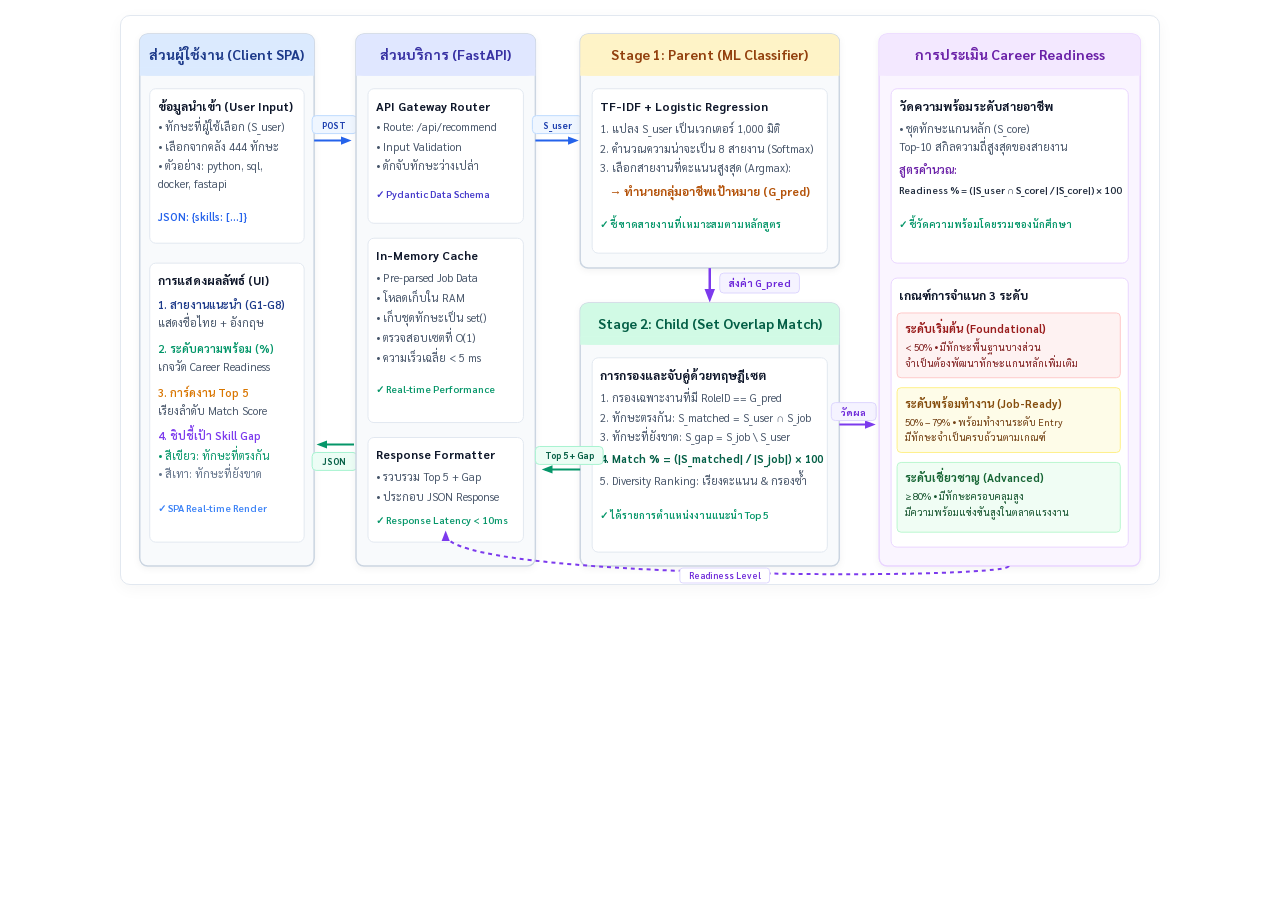
<file: modelJD_V5/HELPME/images/figure_3_3_online_two_stage.html>
<!DOCTYPE html>
<html lang="th">
<head>
<meta charset="UTF-8">
<style>
  @import url('https://fonts.googleapis.com/css2?family=Sarabun:wght@400;500;600;700&display=swap');
  * { box-sizing: border-box; margin: 0; padding: 0; font-family: 'Sarabun', 'Leelawadee UI', Tahoma, sans-serif; }
  body {
    background: #FFFFFF;
    display: flex;
    justify-content: center;
    align-items: center;
    padding: 15px;
  }
  .canvas {
    width: 1040px;
    height: 570px;
    background: #FFFFFF;
    position: relative;
    border: 1px solid #E2E8F0;
    border-radius: 10px;
    box-shadow: 0 4px 16px rgba(0,0,0,0.04);
    overflow: hidden;
  }
  svg {
    width: 100%;
    height: 100%;
  }
</style>
</head>
<body>
<div class="canvas">
  <svg viewBox="0 0 1040 570">
    <defs>
      <marker id="arrow-blue" viewBox="0 0 10 10" refX="6" refY="5" markerWidth="6" markerHeight="6" orient="auto-start-reverse">
        <path d="M 0 1.5 L 9 5 L 0 8.5 z" fill="#2563EB"/>
      </marker>
      <marker id="arrow-green" viewBox="0 0 10 10" refX="6" refY="5" markerWidth="6" markerHeight="6" orient="auto-start-reverse">
        <path d="M 0 1.5 L 9 5 L 0 8.5 z" fill="#059669"/>
      </marker>
      <marker id="arrow-purple" viewBox="0 0 10 10" refX="6" refY="5" markerWidth="6" markerHeight="6" orient="auto-start-reverse">
        <path d="M 0 1.5 L 9 5 L 0 8.5 z" fill="#7C3AED"/>
      </marker>
      <filter id="shadow" x="-5%" y="-5%" width="110%" height="110%">
        <feDropShadow dx="0" dy="2" stdDeviation="3" flood-opacity="0.05"/>
      </filter>
    </defs>

    <!-- COLUMN 1: CLIENT SPA -->
    <g transform="translate(18, 18)" filter="url(#shadow)">
      <rect width="175" height="534" rx="8" fill="#F8FAFC" stroke="#CBD5E1" stroke-width="1.5"/>
      <rect width="175" height="42" rx="8" fill="#DBEAFE"/>
      <path d="M 0,34 h 175 v 8 h -175 z" fill="#DBEAFE"/>
      <text x="87" y="26" text-anchor="middle" font-size="14" font-weight="700" fill="#1E3A8A">ส่วนผู้ใช้งาน (Client SPA)</text>

      <!-- Input box -->
      <rect x="10" y="55" width="155" height="155" rx="6" fill="#FFFFFF" stroke="#E2E8F0"/>
      <text x="18" y="77" font-size="12" font-weight="700" fill="#0F172A">ข้อมูลนำเข้า (User Input)</text>
      <text x="18" y="97" font-size="11" fill="#475569">• ทักษะที่ผู้ใช้เลือก (S_user)</text>
      <text x="18" y="117" font-size="11" fill="#475569">• เลือกจากคลัง 444 ทักษะ</text>
      <text x="18" y="137" font-size="11" fill="#475569">• ตัวอย่าง: python, sql,</text>
      <text x="18" y="155" font-size="11" fill="#475569">  docker, fastapi</text>
      <text x="18" y="188" font-size="11" font-weight="600" fill="#2563EB">JSON: {skills: [...]}</text>

      <!-- UI Output box -->
      <rect x="10" y="230" width="155" height="280" rx="6" fill="#FFFFFF" stroke="#E2E8F0"/>
      <text x="18" y="252" font-size="12" font-weight="700" fill="#0F172A">การแสดงผลลัพธ์ (UI)</text>
      <text x="18" y="276" font-size="11" font-weight="600" fill="#1E3A8A">1. สายงานแนะนำ (G1-G8)</text>
      <text x="18" y="294" font-size="11" fill="#475569">   แสดงชื่อไทย + อังกฤษ</text>
      <text x="18" y="320" font-size="11" font-weight="600" fill="#059669">2. ระดับความพร้อม (%)</text>
      <text x="18" y="338" font-size="11" fill="#475569">   เกจวัด Career Readiness</text>
      <text x="18" y="364" font-size="11" font-weight="600" fill="#D97706">3. การ์ดงาน Top 5</text>
      <text x="18" y="382" font-size="11" fill="#475569">   เรียงลำดับ Match Score</text>
      <text x="18" y="408" font-size="11" font-weight="600" fill="#7C3AED">4. ชิปชี้เป้า Skill Gap</text>
      <text x="18" y="428" font-size="11" fill="#059669">   • สีเขียว: ทักษะที่ตรงกัน</text>
      <text x="18" y="446" font-size="11" fill="#64748B">   • สีเทา: ทักษะที่ยังขาด</text>
      <text x="18" y="480" font-size="10" font-weight="600" fill="#3B82F6">✓ SPA Real-time Render</text>
    </g>

    <!-- ARROW 1: Client -> Backend (HTTP POST) with white pill -->
    <path d="M 193,125 H 227" stroke="#2563EB" stroke-width="2" marker-end="url(#arrow-blue)"/>
    <g transform="translate(191, 100)">
      <rect width="45" height="18" rx="4" fill="#EFF6FF" stroke="#BFDBFE"/>
      <text x="22" y="13" text-anchor="middle" font-size="9" font-weight="700" fill="#1E40AF">POST</text>
    </g>

    <!-- ARROW 2: Backend -> Client (JSON Data) with white pill -->
    <path d="M 233,430 H 199" stroke="#059669" stroke-width="2" marker-end="url(#arrow-green)"/>
    <g transform="translate(191, 438)">
      <rect width="45" height="18" rx="4" fill="#ECFDF5" stroke="#A7F3D0"/>
      <text x="22" y="13" text-anchor="middle" font-size="9" font-weight="700" fill="#065F46">JSON</text>
    </g>

    <!-- COLUMN 2: FASTAPI BACKEND GATEWAY -->
    <g transform="translate(235, 18)" filter="url(#shadow)">
      <rect width="180" height="534" rx="8" fill="#F8FAFC" stroke="#CBD5E1" stroke-width="1.5"/>
      <rect width="180" height="42" rx="8" fill="#E0E7FF"/>
      <path d="M 0,34 h 180 v 8 h -180 z" fill="#E0E7FF"/>
      <text x="90" y="26" text-anchor="middle" font-size="14" font-weight="700" fill="#3730A3">ส่วนบริการ (FastAPI)</text>

      <rect x="12" y="55" width="156" height="135" rx="6" fill="#FFFFFF" stroke="#E2E8F0"/>
      <text x="20" y="77" font-size="12" font-weight="700" fill="#0F172A">API Gateway Router</text>
      <text x="20" y="97" font-size="11" fill="#475569">• Route: /api/recommend</text>
      <text x="20" y="117" font-size="11" fill="#475569">• Input Validation</text>
      <text x="20" y="137" font-size="11" fill="#475569">• ดักจับทักษะว่างเปล่า</text>
      <text x="20" y="165" font-size="10" font-weight="600" fill="#4338CA">✓ Pydantic Data Schema</text>

      <rect x="12" y="205" width="156" height="185" rx="6" fill="#FFFFFF" stroke="#E2E8F0"/>
      <text x="20" y="227" font-size="12" font-weight="700" fill="#0F172A">In-Memory Cache</text>
      <text x="20" y="249" font-size="11" fill="#475569">• Pre-parsed Job Data</text>
      <text x="20" y="269" font-size="11" fill="#475569">• โหลดเก็บใน RAM</text>
      <text x="20" y="289" font-size="11" fill="#475569">• เก็บชุดทักษะเป็น set()</text>
      <text x="20" y="309" font-size="11" fill="#475569">• ตรวจสอบเซตที่ O(1)</text>
      <text x="20" y="329" font-size="11" fill="#475569">• ความเร็วเฉลี่ย &lt; 5 ms</text>
      <text x="20" y="360" font-size="10" font-weight="600" fill="#059669">✓ Real-time Performance</text>

      <rect x="12" y="405" width="156" height="105" rx="6" fill="#FFFFFF" stroke="#E2E8F0"/>
      <text x="20" y="427" font-size="12" font-weight="700" fill="#0F172A">Response Formatter</text>
      <text x="20" y="449" font-size="11" fill="#475569">• รวบรวม Top 5 + Gap</text>
      <text x="20" y="469" font-size="11" fill="#475569">• ประกอบ JSON Response</text>
      <text x="20" y="492" font-size="10" font-weight="600" fill="#059669">✓ Response Latency &lt; 10ms</text>
    </g>

    <!-- ARROW TO STAGE 1 (FastAPI -> Stage 1) with pill -->
    <path d="M 415,125 H 455" stroke="#2563EB" stroke-width="2" marker-end="url(#arrow-blue)"/>
    <g transform="translate(412, 100)">
      <rect width="50" height="18" rx="4" fill="#EFF6FF" stroke="#BFDBFE"/>
      <text x="25" y="13" text-anchor="middle" font-size="9" font-weight="700" fill="#1E40AF">S_user</text>
    </g>

    <!-- COLUMN 3 (UPPER): STAGE 1 (PARENT - ML CLASSIFICATION) -->
    <g transform="translate(460, 18)" filter="url(#shadow)">
      <rect width="260" height="235" rx="8" fill="#F8FAFC" stroke="#CBD5E1" stroke-width="1.5"/>
      <rect width="260" height="42" rx="8" fill="#FEF3C7"/>
      <path d="M 0,34 h 260 v 8 h -260 z" fill="#FEF3C7"/>
      <text x="130" y="26" text-anchor="middle" font-size="14" font-weight="700" fill="#92400E">Stage 1: Parent (ML Classifier)</text>

      <rect x="12" y="55" width="236" height="165" rx="6" fill="#FFFFFF" stroke="#E2E8F0"/>
      <text x="20" y="77" font-size="12" font-weight="700" fill="#0F172A">TF-IDF + Logistic Regression</text>
      <text x="20" y="99" font-size="11" fill="#475569">1. แปลง S_user เป็นเวกเตอร์ 1,000 มิติ</text>
      <text x="20" y="119" font-size="11" fill="#475569">2. คำนวณความน่าจะเป็น 8 สายงาน (Softmax)</text>
      <text x="20" y="139" font-size="11" fill="#475569">3. เลือกสายงานที่คะแนนสูงสุด (Argmax):</text>
      <text x="30" y="163" font-size="12" font-weight="700" fill="#B45309">&rarr; ทำนายกลุ่มอาชีพเป้าหมาย (G_pred)</text>
      <text x="20" y="195" font-size="10" font-weight="600" fill="#059669">✓ ชี้ขาดสายงานที่เหมาะสมตามหลักสูตร</text>
    </g>

    <!-- ARROW STAGE 1 -> STAGE 2 (Vertical Clean) with pill -->
    <path d="M 590,253 V 283" stroke="#7C3AED" stroke-width="2.5" marker-end="url(#arrow-purple)"/>
    <g transform="translate(600, 258)">
      <rect width="80" height="20" rx="4" fill="#F5F3FF" stroke="#DDD6FE"/>
      <text x="40" y="14" text-anchor="middle" font-size="10" font-weight="700" fill="#6D28D9">ส่งค่า G_pred</text>
    </g>

    <!-- COLUMN 3 (LOWER): STAGE 2 (CHILD - EXACT SET OVERLAP MATCHING) -->
    <g transform="translate(460, 288)" filter="url(#shadow)">
      <rect width="260" height="264" rx="8" fill="#F8FAFC" stroke="#CBD5E1" stroke-width="1.5"/>
      <rect width="260" height="42" rx="8" fill="#D1FAE5"/>
      <path d="M 0,34 h 260 v 8 h -260 z" fill="#D1FAE5"/>
      <text x="130" y="26" text-anchor="middle" font-size="14" font-weight="700" fill="#065F46">Stage 2: Child (Set Overlap Match)</text>

      <rect x="12" y="55" width="236" height="195" rx="6" fill="#FFFFFF" stroke="#E2E8F0"/>
      <text x="20" y="77" font-size="12" font-weight="700" fill="#0F172A">การกรองและจับคู่ด้วยทฤษฎีเซต</text>
      <text x="20" y="99" font-size="11" fill="#475569">1. กรองเฉพาะงานที่มี RoleID == G_pred</text>
      <text x="20" y="119" font-size="11" fill="#475569">2. ทักษะตรงกัน: S_matched = S_user &cap; S_job</text>
      <text x="20" y="139" font-size="11" fill="#475569">3. ทักษะที่ยังขาด: S_gap = S_job \ S_user</text>
      <text x="20" y="161" font-size="11" font-weight="700" fill="#065F46">4. Match % = (|S_matched| / |S_job|) &times; 100</text>
      <text x="20" y="183" font-size="11" fill="#475569">5. Diversity Ranking: เรียงคะแนน &amp; กรองซ้ำ</text>
      <text x="20" y="217" font-size="10" font-weight="600" fill="#059669">✓ ได้รายการตำแหน่งงานแนะนำ Top 5</text>
    </g>

    <!-- ARROW STAGE 2 -> FASTAPI (Top 5 + Gap) placed cleanly above line -->
    <path d="M 460,455 H 425" stroke="#059669" stroke-width="2" marker-end="url(#arrow-green)"/>
    <g transform="translate(415, 432)">
      <rect width="68" height="18" rx="4" fill="#ECFDF5" stroke="#A7F3D0"/>
      <text x="34" y="13" text-anchor="middle" font-size="9" font-weight="700" fill="#065F46">Top 5 + Gap</text>
    </g>

    <!-- ARROW STAGE 2 -> COLUMN 4 (Evaluate Readiness) with pill -->
    <path d="M 720,410 H 753" stroke="#7C3AED" stroke-width="2" marker-end="url(#arrow-purple)"/>
    <g transform="translate(712, 388)">
      <rect width="45" height="18" rx="4" fill="#F5F3FF" stroke="#DDD6FE"/>
      <text x="22" y="13" text-anchor="middle" font-size="9" font-weight="700" fill="#6D28D9">วัดผล</text>
    </g>

    <!-- COLUMN 4: CAREER READINESS EVALUATOR -->
    <g transform="translate(760, 18)" filter="url(#shadow)">
      <rect width="262" height="534" rx="8" fill="#FAF5FF" stroke="#E9D5FF" stroke-width="1.5"/>
      <rect width="262" height="42" rx="8" fill="#F3E8FF"/>
      <path d="M 0,34 h 262 v 8 h -262 z" fill="#F3E8FF"/>
      <text x="131" y="26" text-anchor="middle" font-size="14" font-weight="700" fill="#6B21A8">การประเมิน Career Readiness</text>

      <rect x="12" y="55" width="238" height="175" rx="6" fill="#FFFFFF" stroke="#E9D5FF"/>
      <text x="20" y="77" font-size="12" font-weight="700" fill="#0F172A">วัดความพร้อมระดับสายอาชีพ</text>
      <text x="20" y="99" font-size="11" fill="#475569">• ชุดทักษะแกนหลัก (S_core)</text>
      <text x="20" y="117" font-size="11" fill="#475569">  Top-10 สกิลความถี่สูงสุดของสายงาน</text>
      <text x="20" y="141" font-size="11" font-weight="600" fill="#6B21A8">สูตรคำนวณ:</text>
      <text x="20" y="161" font-size="10" font-weight="600" fill="#1E293B">Readiness % = (|S_user &cap; S_core| / |S_core|) &times; 100</text>
      <text x="20" y="195" font-size="10" font-weight="600" fill="#059669">✓ ชี้วัดความพร้อมโดยรวมของนักศึกษา</text>

      <rect x="12" y="245" width="238" height="270" rx="6" fill="#FFFFFF" stroke="#E9D5FF"/>
      <text x="20" y="267" font-size="12" font-weight="700" fill="#0F172A">เกณฑ์การจำแนก 3 ระดับ</text>
      
      <rect x="18" y="280" width="224" height="65" rx="4" fill="#FEF2F2" stroke="#FECACA"/>
      <text x="26" y="300" font-size="11" font-weight="700" fill="#991B1B">ระดับเริ่มต้น (Foundational)</text>
      <text x="26" y="318" font-size="10" fill="#7F1D1D">&lt; 50% &bull; มีทักษะพื้นฐานบางส่วน</text>
      <text x="26" y="334" font-size="10" fill="#7F1D1D">จำเป็นต้องพัฒนาทักษะแกนหลักเพิ่มเติม</text>

      <rect x="18" y="355" width="224" height="65" rx="4" fill="#FEFCE8" stroke="#FEF08A"/>
      <text x="26" y="375" font-size="11" font-weight="700" fill="#854D0E">ระดับพร้อมทำงาน (Job-Ready)</text>
      <text x="26" y="393" font-size="10" fill="#713F12">50% &ndash; 79% &bull; พร้อมทำงานระดับ Entry</text>
      <text x="26" y="409" font-size="10" fill="#713F12">มีทักษะจำเป็นครบถ้วนตามเกณฑ์</text>

      <rect x="18" y="430" width="224" height="70" rx="4" fill="#F0FDF4" stroke="#BBF7D0"/>
      <text x="26" y="450" font-size="11" font-weight="700" fill="#166534">ระดับเชี่ยวชาญ (Advanced)</text>
      <text x="26" y="468" font-size="10" fill="#14532D">&ge; 80% &bull; มีทักษะครอบคลุมสูง</text>
      <text x="26" y="484" font-size="10" fill="#14532D">มีความพร้อมแข่งขันสูงในตลาดแรงงาน</text>
    </g>

    <!-- CLEAN ROUTED ARROW: Career Readiness -> Response Formatter (Around the bottom, clear path) -->
    <path d="M 890,552 C 890,566 325,566 325,520" fill="none" stroke="#7C3AED" stroke-width="2" stroke-dasharray="4,4" marker-end="url(#arrow-purple)"/>
    <g transform="translate(560, 554)">
      <rect width="90" height="15" rx="3" fill="#FFFFFF" stroke="#DDD6FE"/>
      <text x="45" y="11" text-anchor="middle" font-size="9" font-weight="600" fill="#6D28D9">Readiness Level</text>
    </g>

  </svg>
</div>
</body>
</html>
</file>
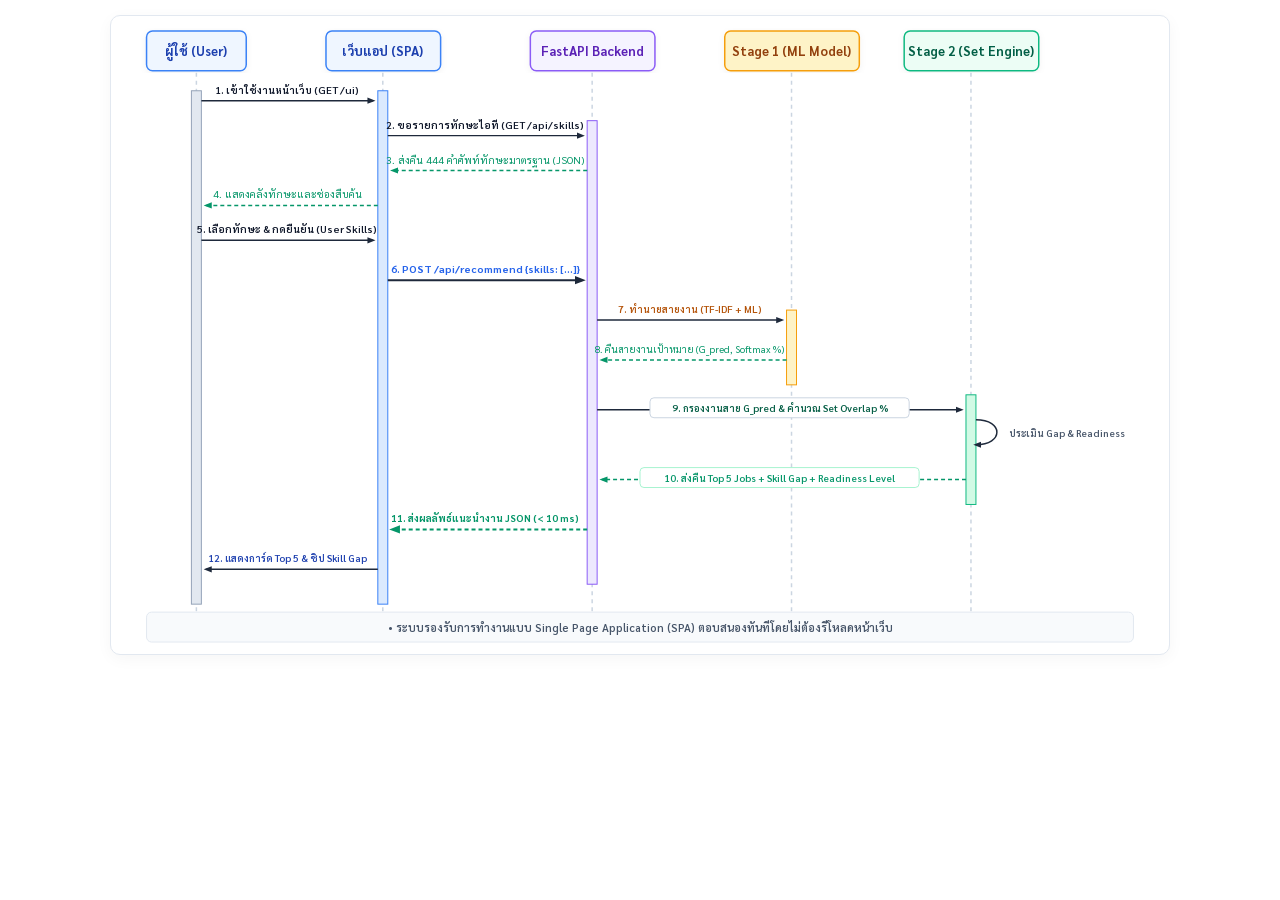
<file: modelJD_V5/HELPME/images/figure_3_4_sequence_diagram.html>
<!DOCTYPE html>
<html lang="th">
<head>
<meta charset="UTF-8">
<style>
  @import url('https://fonts.googleapis.com/css2?family=Sarabun:wght@400;500;600;700&display=swap');
  * { box-sizing: border-box; margin: 0; padding: 0; font-family: 'Sarabun', 'Leelawadee UI', Tahoma, sans-serif; }
  body {
    background: #FFFFFF;
    display: flex;
    justify-content: center;
    align-items: center;
    padding: 15px;
  }
  .canvas {
    width: 1060px;
    height: 640px;
    background: #FFFFFF;
    position: relative;
    border: 1px solid #E2E8F0;
    border-radius: 10px;
    box-shadow: 0 4px 16px rgba(0,0,0,0.04);
    overflow: hidden;
  }
  svg {
    width: 100%;
    height: 100%;
  }
</style>
</head>
<body>
<div class="canvas">
  <svg viewBox="0 0 1060 640">
    <defs>
      <marker id="arrow-solid" viewBox="0 0 10 10" refX="6" refY="5" markerWidth="6" markerHeight="6" orient="auto-start-reverse">
        <path d="M 0 1.5 L 9 5 L 0 8.5 z" fill="#1E293B"/>
      </marker>
      <marker id="arrow-dashed" viewBox="0 0 10 10" refX="6" refY="5" markerWidth="6" markerHeight="6" orient="auto-start-reverse">
        <path d="M 0 1.5 L 9 5 L 0 8.5 z" fill="#059669"/>
      </marker>
      <filter id="shadow" x="-5%" y="-5%" width="110%" height="110%">
        <feDropShadow dx="0" dy="2" stdDeviation="3" flood-opacity="0.05"/>
      </filter>
    </defs>

    <!-- LIFELINE HEADERS -->
    <!-- 1. User -->
    <g transform="translate(35, 15)" filter="url(#shadow)">
      <rect width="100" height="40" rx="6" fill="#EFF6FF" stroke="#3B82F6" stroke-width="1.5"/>
      <text x="50" y="25" text-anchor="middle" font-size="13" font-weight="700" fill="#1E40AF">ผู้ใช้ (User)</text>
    </g>

    <!-- 2. SPA Client -->
    <g transform="translate(215, 15)" filter="url(#shadow)">
      <rect width="115" height="40" rx="6" fill="#EFF6FF" stroke="#3B82F6" stroke-width="1.5"/>
      <text x="57" y="25" text-anchor="middle" font-size="13" font-weight="700" fill="#1E40AF">เว็บแอป (SPA)</text>
    </g>

    <!-- 3. FastAPI Gateway -->
    <g transform="translate(420, 15)" filter="url(#shadow)">
      <rect width="125" height="40" rx="6" fill="#F5F3FF" stroke="#8B5CF6" stroke-width="1.5"/>
      <text x="62" y="25" text-anchor="middle" font-size="13" font-weight="700" fill="#5B21B6">FastAPI Backend</text>
    </g>

    <!-- 4. Stage 1 ML Classifier -->
    <g transform="translate(615, 15)" filter="url(#shadow)">
      <rect width="135" height="40" rx="6" fill="#FEF3C7" stroke="#F59E0B" stroke-width="1.5"/>
      <text x="67" y="25" text-anchor="middle" font-size="13" font-weight="700" fill="#92400E">Stage 1 (ML Model)</text>
    </g>

    <!-- 5. Stage 2 Matching Engine -->
    <g transform="translate(795, 15)" filter="url(#shadow)">
      <rect width="135" height="40" rx="6" fill="#ECFDF5" stroke="#10B981" stroke-width="1.5"/>
      <text x="67" y="25" text-anchor="middle" font-size="13" font-weight="700" fill="#065F46">Stage 2 (Set Engine)</text>
    </g>

    <!-- VERTICAL LIFELINES (Dashed Lines) -->
    <line x1="85" y1="57" x2="85" y2="600" stroke="#CBD5E1" stroke-width="1.5" stroke-dasharray="4,4"/>
    <line x1="272" y1="57" x2="272" y2="600" stroke="#CBD5E1" stroke-width="1.5" stroke-dasharray="4,4"/>
    <line x1="482" y1="57" x2="482" y2="600" stroke="#CBD5E1" stroke-width="1.5" stroke-dasharray="4,4"/>
    <line x1="682" y1="57" x2="682" y2="600" stroke="#CBD5E1" stroke-width="1.5" stroke-dasharray="4,4"/>
    <line x1="862" y1="57" x2="862" y2="600" stroke="#CBD5E1" stroke-width="1.5" stroke-dasharray="4,4"/>

    <!-- ACTIVATION BARS -->
    <rect x="80" y="75" width="10" height="515" fill="#E2E8F0" stroke="#94A3B8"/>
    <rect x="267" y="75" width="10" height="515" fill="#DBEAFE" stroke="#3B82F6"/>
    <rect x="477" y="105" width="10" height="465" fill="#EDE9FE" stroke="#8B5CF6"/>
    <rect x="677" y="295" width="10" height="75" fill="#FEF3C7" stroke="#F59E0B"/>
    <rect x="857" y="380" width="10" height="110" fill="#D1FAE5" stroke="#10B981"/>

    <!-- MESSAGE 1: Open browser (User -> SPA) -->
    <line x1="90" y1="85" x2="262" y2="85" stroke="#1E293B" stroke-width="1.5" marker-end="url(#arrow-solid)"/>
    <text x="176" y="78" text-anchor="middle" font-size="10.5" font-weight="600" fill="#0F172A">1. เข้าใช้งานหน้าเว็บ (GET /ui)</text>

    <!-- MESSAGE 2: SPA fetches skills (SPA -> FastAPI) -->
    <line x1="277" y1="120" x2="472" y2="120" stroke="#1E293B" stroke-width="1.5" marker-end="url(#arrow-solid)"/>
    <text x="375" y="113" text-anchor="middle" font-size="10.5" font-weight="600" fill="#0F172A">2. ขอรายการทักษะไอที (GET /api/skills)</text>

    <!-- MESSAGE 3: Backend returns skills (FastAPI -> SPA) -->
    <line x1="477" y1="155" x2="282" y2="155" stroke="#059669" stroke-width="1.5" stroke-dasharray="4,3" marker-end="url(#arrow-dashed)"/>
    <text x="375" y="148" text-anchor="middle" font-size="10.5" fill="#059669">3. ส่งคืน 444 คำศัพท์ทักษะมาตรฐาน (JSON)</text>

    <!-- MESSAGE 4: Render UI for user (SPA -> User) -->
    <line x1="267" y1="190" x2="95" y2="190" stroke="#059669" stroke-width="1.5" stroke-dasharray="4,3" marker-end="url(#arrow-dashed)"/>
    <text x="176" y="183" text-anchor="middle" font-size="10.5" fill="#059669">4. แสดงคลังทักษะและช่องสืบค้น</text>

    <!-- MESSAGE 5: User submits skills (User -> SPA) -->
    <line x1="90" y1="225" x2="262" y2="225" stroke="#1E293B" stroke-width="1.5" marker-end="url(#arrow-solid)"/>
    <text x="176" y="218" text-anchor="middle" font-size="10.5" font-weight="600" fill="#0F172A">5. เลือกทักษะ &amp; กดยืนยัน (User Skills)</text>

    <!-- MESSAGE 6: SPA POST recommend (SPA -> FastAPI) -->
    <line x1="277" y1="265" x2="472" y2="265" stroke="#1E293B" stroke-width="2" marker-end="url(#arrow-solid)"/>
    <text x="375" y="258" text-anchor="middle" font-size="10.5" font-weight="700" fill="#2563EB">6. POST /api/recommend {skills: [...]}</text>

    <!-- MESSAGE 7: Backend to Stage 1 (FastAPI -> Stage 1) -->
    <line x1="487" y1="305" x2="672" y2="305" stroke="#1E293B" stroke-width="1.5" marker-end="url(#arrow-solid)"/>
    <text x="580" y="298" text-anchor="middle" font-size="10" font-weight="600" fill="#B45309">7. ทำนายสายงาน (TF-IDF + ML)</text>

    <!-- MESSAGE 8: Stage 1 returns predicted role (Stage 1 -> FastAPI) -->
    <line x1="677" y1="345" x2="492" y2="345" stroke="#059669" stroke-width="1.5" stroke-dasharray="4,3" marker-end="url(#arrow-dashed)"/>
    <text x="580" y="338" text-anchor="middle" font-size="10" fill="#059669">8. คืนสายงานเป้าหมาย (G_pred, Softmax %)</text>

    <!-- MESSAGE 9: Backend to Stage 2 (FastAPI -> Stage 2) - WITH SHIELDED PILL -->
    <line x1="487" y1="395" x2="852" y2="395" stroke="#1E293B" stroke-width="1.5" marker-end="url(#arrow-solid)"/>
    <g transform="translate(540, 383)">
      <rect width="260" height="20" rx="4" fill="#FFFFFF" stroke="#CBD5E1"/>
      <text x="130" y="14" text-anchor="middle" font-size="10" font-weight="600" fill="#065F46">9. กรองงานสาย G_pred &amp; คำนวณ Set Overlap %</text>
    </g>

    <!-- SELF CALL: Stage 2 calculate gap & readiness (CLEARLY WITHIN CANVAS) -->
    <path d="M 867,405 C 895,405 895,430 867,430" fill="none" stroke="#1E293B" stroke-width="1.5" marker-end="url(#arrow-solid)"/>
    <text x="900" y="422" font-size="10" font-weight="600" fill="#475569">ประเมิน Gap &amp; Readiness</text>

    <!-- MESSAGE 10: Stage 2 returns Top 5 (Stage 2 -> FastAPI) - WITH SHIELDED PILL -->
    <line x1="857" y1="465" x2="492" y2="465" stroke="#059669" stroke-width="1.5" stroke-dasharray="4,3" marker-end="url(#arrow-dashed)"/>
    <g transform="translate(530, 453)">
      <rect width="280" height="20" rx="4" fill="#FFFFFF" stroke="#A7F3D0"/>
      <text x="140" y="14" text-anchor="middle" font-size="10" font-weight="600" fill="#059669">10. ส่งคืน Top 5 Jobs + Skill Gap + Readiness Level</text>
    </g>

    <!-- MESSAGE 11: Backend responds JSON (FastAPI -> SPA) -->
    <line x1="477" y1="515" x2="282" y2="515" stroke="#059669" stroke-width="2" stroke-dasharray="4,3" marker-end="url(#arrow-dashed)"/>
    <text x="375" y="508" text-anchor="middle" font-size="10" font-weight="700" fill="#059669">11. ส่งผลลัพธ์แนะนำงาน JSON (&lt; 10 ms)</text>

    <!-- MESSAGE 12: SPA renders UI (SPA -> User) -->
    <line x1="267" y1="555" x2="95" y2="555" stroke="#1E293B" stroke-width="1.5" marker-end="url(#arrow-solid)"/>
    <text x="176" y="548" text-anchor="middle" font-size="10" font-weight="600" fill="#1E40AF">12. แสดงการ์ด Top 5 &amp; ชิป Skill Gap</text>

    <!-- Bottom summary banner -->
    <rect x="35" y="598" width="990" height="30" rx="5" fill="#F8FAFC" stroke="#E2E8F0"/>
    <text x="530" y="618" text-anchor="middle" font-size="11" font-weight="600" fill="#475569">
      &bull; ระบบรองรับการทำงานแบบ Single Page Application (SPA) ตอบสนองทันทีโดยไม่ต้องรีโหลดหน้าเว็บ
    </text>

  </svg>
</div>
</body>
</html>
</file>
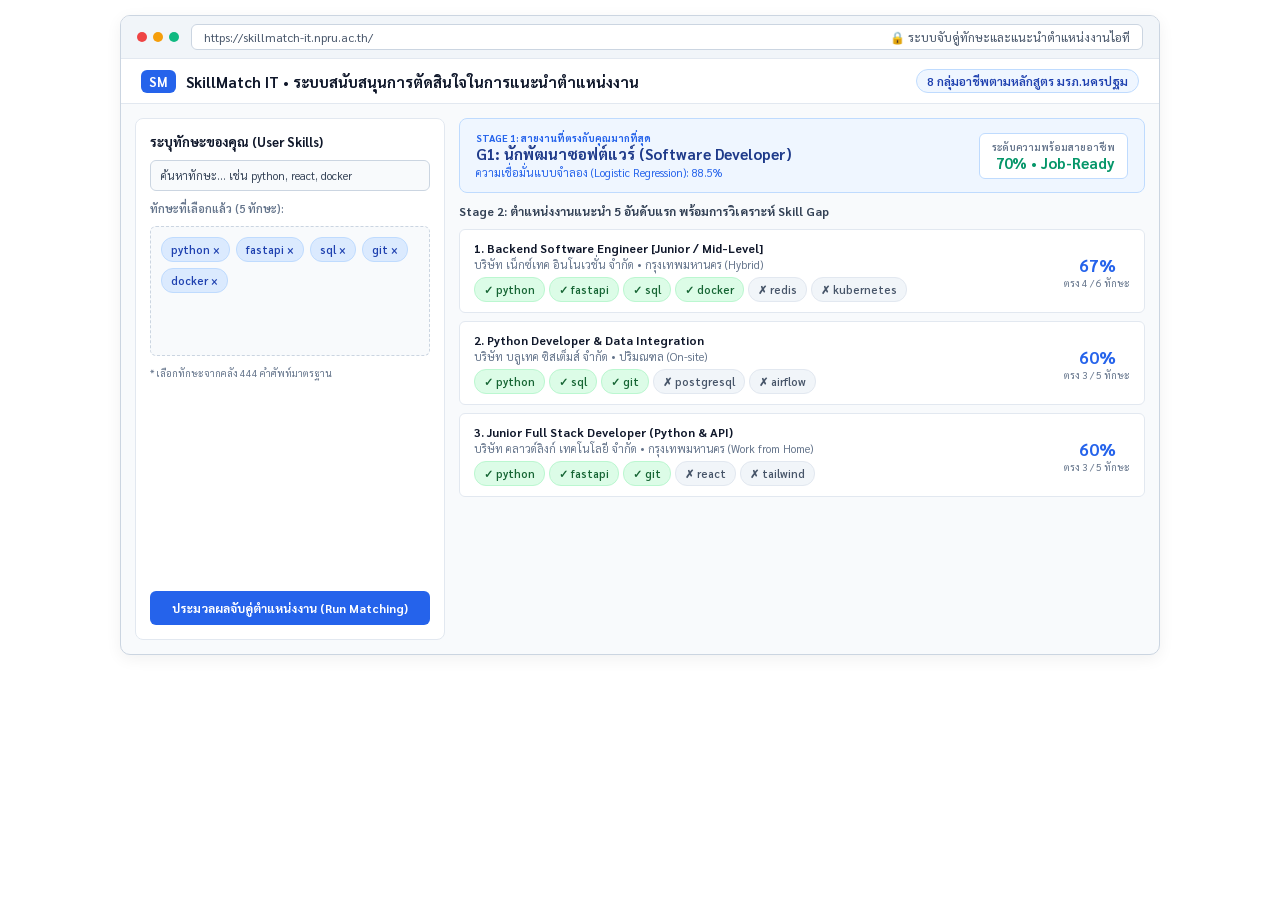
<file: modelJD_V5/HELPME/images/figure_3_5_ui_recommendation.html>
<!DOCTYPE html>
<html lang="th">
<head>
<meta charset="UTF-8">
<style>
  @import url('https://fonts.googleapis.com/css2?family=Sarabun:wght@400;500;600;700&display=swap');
  * { box-sizing: border-box; margin: 0; padding: 0; font-family: 'Sarabun', 'Leelawadee UI', Tahoma, sans-serif; }
  body {
    background: #FFFFFF;
    display: flex;
    justify-content: center;
    align-items: center;
    padding: 15px;
  }
  .browser-window {
    width: 1040px;
    height: 640px;
    background: #F8FAFC;
    border: 1px solid #CBD5E1;
    border-radius: 10px;
    box-shadow: 0 4px 16px rgba(0,0,0,0.06);
    overflow: hidden;
    display: flex;
    flex-direction: column;
  }
  /* Browser Chrome */
  .browser-bar {
    background: #F1F5F9;
    padding: 8px 16px;
    display: flex;
    align-items: center;
    gap: 12px;
    border-bottom: 1px solid #E2E8F0;
  }
  .dots { display: flex; gap: 6px; }
  .dot { width: 10px; height: 10px; border-radius: 50%; }
  .dot-red { background: #EF4444; }
  .dot-yellow { background: #F59E0B; }
  .dot-green { background: #10B981; }
  .url-bar {
    background: #FFFFFF;
    flex: 1;
    padding: 4px 12px;
    border-radius: 6px;
    font-size: 12px;
    color: #475569;
    border: 1px solid #CBD5E1;
    display: flex;
    justify-content: space-between;
  }
  
  /* App Header - Light Modern Clean */
  .app-header {
    background: #FFFFFF;
    border-bottom: 1px solid #E2E8F0;
    padding: 10px 20px;
    display: flex;
    justify-content: space-between;
    align-items: center;
  }
  .app-brand { display: flex; align-items: center; gap: 10px; }
  .brand-logo { background: #2563EB; color: #FFF; font-weight: 700; padding: 3px 8px; border-radius: 6px; font-size: 13px; }
  .brand-title { font-size: 15px; font-weight: 700; color: #0F172A; }
  .curriculum-tag { font-size: 12px; background: #EFF6FF; border: 1px solid #BFDBFE; padding: 3px 10px; border-radius: 14px; color: #1E40AF; font-weight: 600; }

  /* App Layout */
  .main-layout {
    display: grid;
    grid-template-columns: 310px 1fr;
    gap: 14px;
    padding: 14px;
    flex: 1;
    overflow: hidden;
  }

  /* Left Panel */
  .left-panel {
    background: #FFFFFF;
    border: 1px solid #E2E8F0;
    border-radius: 8px;
    padding: 14px;
    display: flex;
    flex-direction: column;
    gap: 10px;
  }
  .panel-title { font-size: 13px; font-weight: 700; color: #0F172A; }
  .search-box {
    width: 100%;
    padding: 7px 10px;
    border: 1px solid #CBD5E1;
    border-radius: 6px;
    font-size: 11px;
    color: #334155;
    background: #F8FAFC;
  }
  .selected-chips-box {
    background: #F8FAFC;
    border-radius: 6px;
    padding: 10px;
    min-height: 130px;
    border: 1px dashed #CBD5E1;
    display: flex;
    flex-wrap: wrap;
    gap: 6px;
    align-content: flex-start;
  }
  .chip {
    padding: 4px 9px;
    border-radius: 12px;
    font-size: 11px;
    font-weight: 600;
    display: inline-flex;
    align-items: center;
    gap: 4px;
  }
  .chip-blue { background: #DBEAFE; color: #1E40AF; border: 1px solid #BFDBFE; }
  .chip-green { background: #DCFCE7; color: #166534; border: 1px solid #BBF7D0; }
  .chip-gray { background: #F1F5F9; color: #475569; border: 1px solid #E2E8F0; }
  .btn-submit {
    background: #2563EB;
    color: #FFFFFF;
    border: none;
    padding: 9px;
    border-radius: 6px;
    font-size: 12px;
    font-weight: 700;
    cursor: pointer;
    text-align: center;
    margin-top: auto;
  }

  /* Right Panel */
  .right-panel {
    display: flex;
    flex-direction: column;
    gap: 10px;
    overflow: hidden;
  }

  /* Prediction Banner */
  .pred-banner {
    background: #EFF6FF;
    border: 1px solid #BFDBFE;
    border-radius: 8px;
    padding: 12px 16px;
    display: flex;
    justify-content: space-between;
    align-items: center;
  }
  .pred-role-title { font-size: 15px; font-weight: 700; color: #1E3A8A; }
  .pred-sub { font-size: 11px; color: #2563EB; margin-top: 2px; }
  .readiness-meter {
    background: #FFFFFF;
    border: 1px solid #BFDBFE;
    border-radius: 6px;
    padding: 6px 12px;
    text-align: right;
  }
  .readiness-label { font-size: 10px; color: #64748B; font-weight: 600; text-transform: uppercase; }
  .readiness-val { font-size: 15px; font-weight: 700; color: #059669; }

  /* Job Cards Grid */
  .cards-title { font-size: 12px; font-weight: 700; color: #334155; }
  .cards-list { display: flex; flex-direction: column; gap: 8px; overflow: hidden; }
  .job-card {
    background: #FFFFFF;
    border: 1px solid #E2E8F0;
    border-radius: 6px;
    padding: 10px 14px;
    display: flex;
    justify-content: space-between;
    align-items: center;
  }
  .job-info { flex: 1; }
  .job-title { font-size: 12px; font-weight: 700; color: #0F172A; }
  .job-company { font-size: 11px; color: #64748B; margin-top: 1px; }
  .job-skills { display: flex; flex-wrap: wrap; gap: 4px; margin-top: 5px; }
  .match-badge {
    text-align: center;
    padding-left: 14px;
    min-width: 75px;
  }
  .match-pct { font-size: 17px; font-weight: 700; color: #2563EB; }
  .match-sub { font-size: 10px; color: #64748B; }
</style>
</head>
<body>
<div class="browser-window">
  <!-- Chrome -->
  <div class="browser-bar">
    <div class="dots"><div class="dot dot-red"></div><div class="dot dot-yellow"></div><div class="dot dot-green"></div></div>
    <div class="url-bar"><span>https://skillmatch-it.npru.ac.th/</span><span>🔒 ระบบจับคู่ทักษะและแนะนำตำแหน่งงานไอที</span></div>
  </div>

  <!-- Header -->
  <div class="app-header">
    <div class="app-brand">
      <span class="brand-logo">SM</span>
      <span class="brand-title">SkillMatch IT &bull; ระบบสนับสนุนการตัดสินใจในการแนะนำตำแหน่งงาน</span>
    </div>
    <div class="curriculum-tag">8 กลุ่มอาชีพตามหลักสูตร มรภ.นครปฐม</div>
  </div>

  <!-- Main Body -->
  <div class="main-layout">
    <!-- Left: Input -->
    <div class="left-panel">
      <div class="panel-title">ระบุทักษะของคุณ (User Skills)</div>
      <input type="text" class="search-box" value="ค้นหาทักษะ... เช่น python, react, docker" readonly>
      <div style="font-size: 11px; color: #64748B; font-weight: 600;">ทักษะที่เลือกแล้ว (5 ทักษะ):</div>
      <div class="selected-chips-box">
        <span class="chip chip-blue">python &times;</span>
        <span class="chip chip-blue">fastapi &times;</span>
        <span class="chip chip-blue">sql &times;</span>
        <span class="chip chip-blue">git &times;</span>
        <span class="chip chip-blue">docker &times;</span>
      </div>
      <div style="font-size: 10px; color: #64748B;">* เลือกทักษะจากคลัง 444 คำศัพท์มาตรฐาน</div>
      <button class="btn-submit">ประมวลผลจับคู่ตำแหน่งงาน (Run Matching)</button>
    </div>

    <!-- Right: Results -->
    <div class="right-panel">
      <!-- Target Career Banner -->
      <div class="pred-banner">
        <div>
          <div style="font-size: 10px; font-weight: 700; color: #2563EB; text-transform: uppercase;">Stage 1: สายงานที่ตรงกับคุณมากที่สุด</div>
          <div class="pred-role-title">G1: นักพัฒนาซอฟต์แวร์ (Software Developer)</div>
          <div class="pred-sub">ความเชื่อมั่นแบบจำลอง (Logistic Regression): 88.5%</div>
        </div>
        <div class="readiness-meter">
          <div class="readiness-label">ระดับความพร้อมสายอาชีพ</div>
          <div class="readiness-val">70% &bull; Job-Ready</div>
        </div>
      </div>

      <!-- Top 5 Recommended Jobs -->
      <div class="cards-title">Stage 2: ตำแหน่งงานแนะนำ 5 อันดับแรก พร้อมการวิเคราะห์ Skill Gap</div>
      <div class="cards-list">
        <!-- Card 1 -->
        <div class="job-card">
          <div class="job-info">
            <div class="job-title">1. Backend Software Engineer [Junior / Mid-Level]</div>
            <div class="job-company">บริษัท เน็กซ์เทค อินโนเวชั่น จำกัด &bull; กรุงเทพมหานคร (Hybrid)</div>
            <div class="job-skills">
              <span class="chip chip-green">✓ python</span>
              <span class="chip chip-green">✓ fastapi</span>
              <span class="chip chip-green">✓ sql</span>
              <span class="chip chip-green">✓ docker</span>
              <span class="chip chip-gray">✗ redis</span>
              <span class="chip chip-gray">✗ kubernetes</span>
            </div>
          </div>
          <div class="match-badge">
            <div class="match-pct">67%</div>
            <div class="match-sub">ตรง 4 / 6 ทักษะ</div>
          </div>
        </div>

        <!-- Card 2 -->
        <div class="job-card">
          <div class="job-info">
            <div class="job-title">2. Python Developer &amp; Data Integration</div>
            <div class="job-company">บริษัท บลูเทค ซิสเต็มส์ จำกัด &bull; ปริมณฑล (On-site)</div>
            <div class="job-skills">
              <span class="chip chip-green">✓ python</span>
              <span class="chip chip-green">✓ sql</span>
              <span class="chip chip-green">✓ git</span>
              <span class="chip chip-gray">✗ postgresql</span>
              <span class="chip chip-gray">✗ airflow</span>
            </div>
          </div>
          <div class="match-badge">
            <div class="match-pct">60%</div>
            <div class="match-sub">ตรง 3 / 5 ทักษะ</div>
          </div>
        </div>

        <!-- Card 3 -->
        <div class="job-card">
          <div class="job-info">
            <div class="job-title">3. Junior Full Stack Developer (Python &amp; API)</div>
            <div class="job-company">บริษัท คลาวด์ลิงก์ เทคโนโลยี จำกัด &bull; กรุงเทพมหานคร (Work from Home)</div>
            <div class="job-skills">
              <span class="chip chip-green">✓ python</span>
              <span class="chip chip-green">✓ fastapi</span>
              <span class="chip chip-green">✓ git</span>
              <span class="chip chip-gray">✗ react</span>
              <span class="chip chip-gray">✗ tailwind</span>
            </div>
          </div>
          <div class="match-badge">
            <div class="match-pct">60%</div>
            <div class="match-sub">ตรง 3 / 5 ทักษะ</div>
          </div>
        </div>
      </div>
    </div>
  </div>
</div>
</body>
</html>
</file>
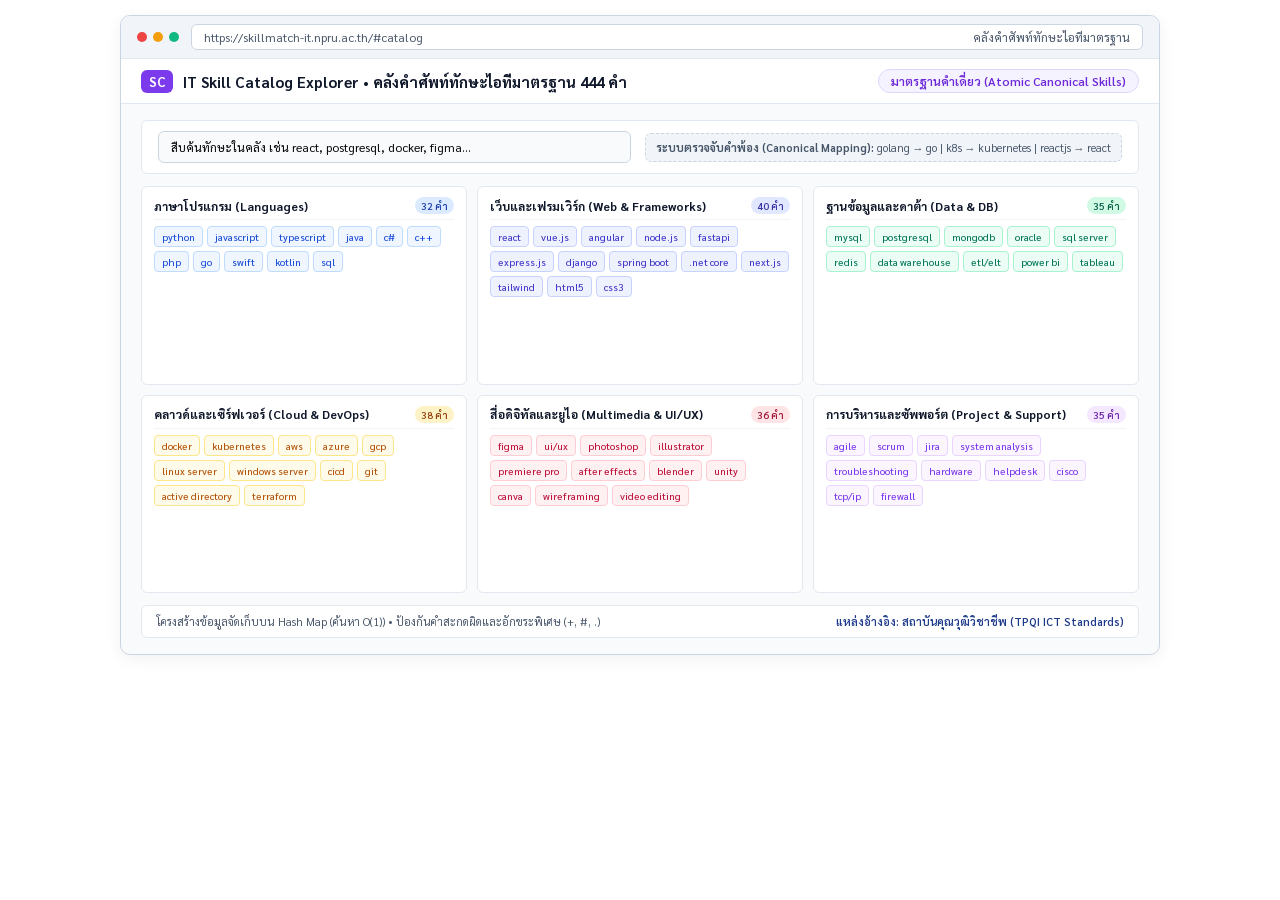
<file: modelJD_V5/HELPME/images/figure_3_6_ui_catalog.html>
<!DOCTYPE html>
<html lang="th">
<head>
<meta charset="UTF-8">
<style>
  @import url('https://fonts.googleapis.com/css2?family=Sarabun:wght@400;500;600;700&display=swap');
  * { box-sizing: border-box; margin: 0; padding: 0; font-family: 'Sarabun', 'Leelawadee UI', Tahoma, sans-serif; }
  body {
    background: #FFFFFF;
    display: flex;
    justify-content: center;
    align-items: center;
    padding: 15px;
  }
  .browser-window {
    width: 1040px;
    height: 640px;
    background: #F8FAFC;
    border: 1px solid #CBD5E1;
    border-radius: 10px;
    box-shadow: 0 4px 16px rgba(0,0,0,0.06);
    overflow: hidden;
    display: flex;
    flex-direction: column;
  }
  /* Browser Chrome */
  .browser-bar {
    background: #F1F5F9;
    padding: 8px 16px;
    display: flex;
    align-items: center;
    gap: 12px;
    border-bottom: 1px solid #E2E8F0;
  }
  .dots { display: flex; gap: 6px; }
  .dot { width: 10px; height: 10px; border-radius: 50%; }
  .dot-red { background: #EF4444; }
  .dot-yellow { background: #F59E0B; }
  .dot-green { background: #10B981; }
  .url-bar {
    background: #FFFFFF;
    flex: 1;
    padding: 4px 12px;
    border-radius: 6px;
    font-size: 12px;
    color: #475569;
    border: 1px solid #CBD5E1;
    display: flex;
    justify-content: space-between;
  }
  
  /* App Header - Light Modern Clean */
  .app-header {
    background: #FFFFFF;
    border-bottom: 1px solid #E2E8F0;
    padding: 10px 20px;
    display: flex;
    justify-content: space-between;
    align-items: center;
  }
  .app-brand { display: flex; align-items: center; gap: 10px; }
  .brand-logo { background: #7C3AED; color: #FFF; font-weight: 700; padding: 3px 8px; border-radius: 6px; font-size: 13px; }
  .brand-title { font-size: 15px; font-weight: 700; color: #0F172A; }
  .catalog-count { font-size: 12px; background: #F5F3FF; border: 1px solid #DDD6FE; padding: 3px 12px; border-radius: 14px; color: #6D28D9; font-weight: 600; }

  /* Content */
  .content {
    padding: 16px 20px;
    display: flex;
    flex-direction: column;
    gap: 12px;
    flex: 1;
    overflow: hidden;
  }

  /* Search & Synonym Bar */
  .search-banner {
    background: #FFFFFF;
    border: 1px solid #E2E8F0;
    border-radius: 6px;
    padding: 10px 16px;
    display: flex;
    gap: 14px;
    align-items: center;
  }
  .search-input {
    flex: 1;
    padding: 7px 12px;
    border: 1px solid #CBD5E1;
    border-radius: 6px;
    font-size: 12px;
    background: #F8FAFC;
  }
  .synonym-hint {
    font-size: 11px;
    color: #475569;
    background: #F1F5F9;
    padding: 6px 10px;
    border-radius: 6px;
    border: 1px dashed #CBD5E1;
  }

  /* Categories Grid */
  .categories-grid {
    display: grid;
    grid-template-columns: repeat(3, 1fr);
    gap: 10px;
    flex: 1;
  }
  .cat-card {
    background: #FFFFFF;
    border: 1px solid #E2E8F0;
    border-radius: 6px;
    padding: 10px 12px;
    display: flex;
    flex-direction: column;
    gap: 6px;
  }
  .cat-header {
    display: flex;
    justify-content: space-between;
    align-items: center;
    border-bottom: 1px solid #F1F5F9;
    padding-bottom: 5px;
  }
  .cat-title { font-size: 12px; font-weight: 700; color: #0F172A; }
  .cat-count { font-size: 10px; font-weight: 600; padding: 2px 6px; border-radius: 10px; }
  
  .badge-blue { background: #DBEAFE; color: #1E40AF; }
  .badge-purple { background: #F3E8FF; color: #6B21A8; }
  .badge-emerald { background: #D1FAE5; color: #065F46; }
  .badge-amber { background: #FEF3C7; color: #92400E; }
  .badge-rose { background: #FFE4E6; color: #9F1239; }
  .badge-indigo { background: #E0E7FF; color: #3730A3; }

  .chips-container {
    display: flex;
    flex-wrap: wrap;
    gap: 4px;
    align-content: flex-start;
  }
  .chip {
    padding: 3px 7px;
    border-radius: 4px;
    font-size: 10px;
    font-weight: 500;
  }
  .c-blue { background: #EFF6FF; color: #1D4ED8; border: 1px solid #BFDBFE; }
  .c-purple { background: #FAF5FF; color: #7C3AED; border: 1px solid #E9D5FF; }
  .c-emerald { background: #ECFDF5; color: #047857; border: 1px solid #A7F3D0; }
  .c-amber { background: #FFFBEB; color: #B45309; border: 1px solid #FDE68A; }
  .c-rose { background: #FFF1F2; color: #BE123C; border: 1px solid #FECDD3; }
  .c-indigo { background: #EEF2FF; color: #4338CA; border: 1px solid #C7D2FE; }

  /* Footer */
  .catalog-footer {
    background: #FFFFFF;
    border: 1px solid #E2E8F0;
    border-radius: 6px;
    padding: 8px 14px;
    display: flex;
    justify-content: space-between;
    font-size: 11px;
    color: #475569;
  }
</style>
</head>
<body>
<div class="browser-window">
  <!-- Chrome -->
  <div class="browser-bar">
    <div class="dots"><div class="dot dot-red"></div><div class="dot dot-yellow"></div><div class="dot dot-green"></div></div>
    <div class="url-bar"><span>https://skillmatch-it.npru.ac.th/#catalog</span><span>คลังคำศัพท์ทักษะไอทีมาตรฐาน</span></div>
  </div>

  <!-- Header -->
  <div class="app-header">
    <div class="app-brand">
      <span class="brand-logo">SC</span>
      <span class="brand-title">IT Skill Catalog Explorer &bull; คลังคำศัพท์ทักษะไอทีมาตรฐาน 444 คำ</span>
    </div>
    <div class="catalog-count">มาตรฐานคำเดี่ยว (Atomic Canonical Skills)</div>
  </div>

  <div class="content">
    <!-- Search Banner -->
    <div class="search-banner">
      <input type="text" class="search-input" value="สืบค้นทักษะในคลัง เช่น react, postgresql, docker, figma..." readonly>
      <div class="synonym-hint">
        <strong>ระบบตรวจจับคำพ้อง (Canonical Mapping):</strong> golang &rarr; go | k8s &rarr; kubernetes | reactjs &rarr; react
      </div>
    </div>

    <!-- 6 Categories Grid -->
    <div class="categories-grid">
      <!-- 1. Programming Languages -->
      <div class="cat-card">
        <div class="cat-header">
          <span class="cat-title">ภาษาโปรแกรม (Languages)</span>
          <span class="cat-count badge-blue">32 คำ</span>
        </div>
        <div class="chips-container">
          <span class="chip c-blue">python</span>
          <span class="chip c-blue">javascript</span>
          <span class="chip c-blue">typescript</span>
          <span class="chip c-blue">java</span>
          <span class="chip c-blue">c#</span>
          <span class="chip c-blue">c++</span>
          <span class="chip c-blue">php</span>
          <span class="chip c-blue">go</span>
          <span class="chip c-blue">swift</span>
          <span class="chip c-blue">kotlin</span>
          <span class="chip c-blue">sql</span>
        </div>
      </div>

      <!-- 2. Web & Frameworks -->
      <div class="cat-card">
        <div class="cat-header">
          <span class="cat-title">เว็บและเฟรมเวิร์ก (Web &amp; Frameworks)</span>
          <span class="cat-count badge-indigo">40 คำ</span>
        </div>
        <div class="chips-container">
          <span class="chip c-indigo">react</span>
          <span class="chip c-indigo">vue.js</span>
          <span class="chip c-indigo">angular</span>
          <span class="chip c-indigo">node.js</span>
          <span class="chip c-indigo">fastapi</span>
          <span class="chip c-indigo">express.js</span>
          <span class="chip c-indigo">django</span>
          <span class="chip c-indigo">spring boot</span>
          <span class="chip c-indigo">.net core</span>
          <span class="chip c-indigo">next.js</span>
          <span class="chip c-indigo">tailwind</span>
          <span class="chip c-indigo">html5</span>
          <span class="chip c-indigo">css3</span>
        </div>
      </div>

      <!-- 3. Database & Big Data -->
      <div class="cat-card">
        <div class="cat-header">
          <span class="cat-title">ฐานข้อมูลและดาต้า (Data &amp; DB)</span>
          <span class="cat-count badge-emerald">35 คำ</span>
        </div>
        <div class="chips-container">
          <span class="chip c-emerald">mysql</span>
          <span class="chip c-emerald">postgresql</span>
          <span class="chip c-emerald">mongodb</span>
          <span class="chip c-emerald">oracle</span>
          <span class="chip c-emerald">sql server</span>
          <span class="chip c-emerald">redis</span>
          <span class="chip c-emerald">data warehouse</span>
          <span class="chip c-emerald">etl/elt</span>
          <span class="chip c-emerald">power bi</span>
          <span class="chip c-emerald">tableau</span>
        </div>
      </div>

      <!-- 4. DevOps, Cloud & OS -->
      <div class="cat-card">
        <div class="cat-header">
          <span class="cat-title">คลาวด์และเซิร์ฟเวอร์ (Cloud &amp; DevOps)</span>
          <span class="cat-count badge-amber">38 คำ</span>
        </div>
        <div class="chips-container">
          <span class="chip c-amber">docker</span>
          <span class="chip c-amber">kubernetes</span>
          <span class="chip c-amber">aws</span>
          <span class="chip c-amber">azure</span>
          <span class="chip c-amber">gcp</span>
          <span class="chip c-amber">linux server</span>
          <span class="chip c-amber">windows server</span>
          <span class="chip c-amber">cicd</span>
          <span class="chip c-amber">git</span>
          <span class="chip c-amber">active directory</span>
          <span class="chip c-amber">terraform</span>
        </div>
      </div>

      <!-- 5. Multimedia & UI/UX -->
      <div class="cat-card">
        <div class="cat-header">
          <span class="cat-title">สื่อดิจิทัลและยูไอ (Multimedia &amp; UI/UX)</span>
          <span class="cat-count badge-rose">36 คำ</span>
        </div>
        <div class="chips-container">
          <span class="chip c-rose">figma</span>
          <span class="chip c-rose">ui/ux</span>
          <span class="chip c-rose">photoshop</span>
          <span class="chip c-rose">illustrator</span>
          <span class="chip c-rose">premiere pro</span>
          <span class="chip c-rose">after effects</span>
          <span class="chip c-rose">blender</span>
          <span class="chip c-rose">unity</span>
          <span class="chip c-rose">canva</span>
          <span class="chip c-rose">wireframing</span>
          <span class="chip c-rose">video editing</span>
        </div>
      </div>

      <!-- 6. Management & Support -->
      <div class="cat-card">
        <div class="cat-header">
          <span class="cat-title">การบริหารและซัพพอร์ต (Project &amp; Support)</span>
          <span class="cat-count badge-purple">35 คำ</span>
        </div>
        <div class="chips-container">
          <span class="chip c-purple">agile</span>
          <span class="chip c-purple">scrum</span>
          <span class="chip c-purple">jira</span>
          <span class="chip c-purple">system analysis</span>
          <span class="chip c-purple">troubleshooting</span>
          <span class="chip c-purple">hardware</span>
          <span class="chip c-purple">helpdesk</span>
          <span class="chip c-purple">cisco</span>
          <span class="chip c-purple">tcp/ip</span>
          <span class="chip c-purple">firewall</span>
        </div>
      </div>
    </div>

    <!-- Footer Summary -->
    <div class="catalog-footer">
      <span>โครงสร้างข้อมูลจัดเก็บบน Hash Map (ค้นหา O(1)) &bull; ป้องกันคำสะกดผิดและอักขระพิเศษ (+, #, .)</span>
      <span style="font-weight: 600; color: #1E3A8A;">แหล่งอ้างอิง: สถาบันคุณวุฒิวิชาชีพ (TPQI ICT Standards)</span>
    </div>
  </div>
</div>
</body>
</html>
</file>
